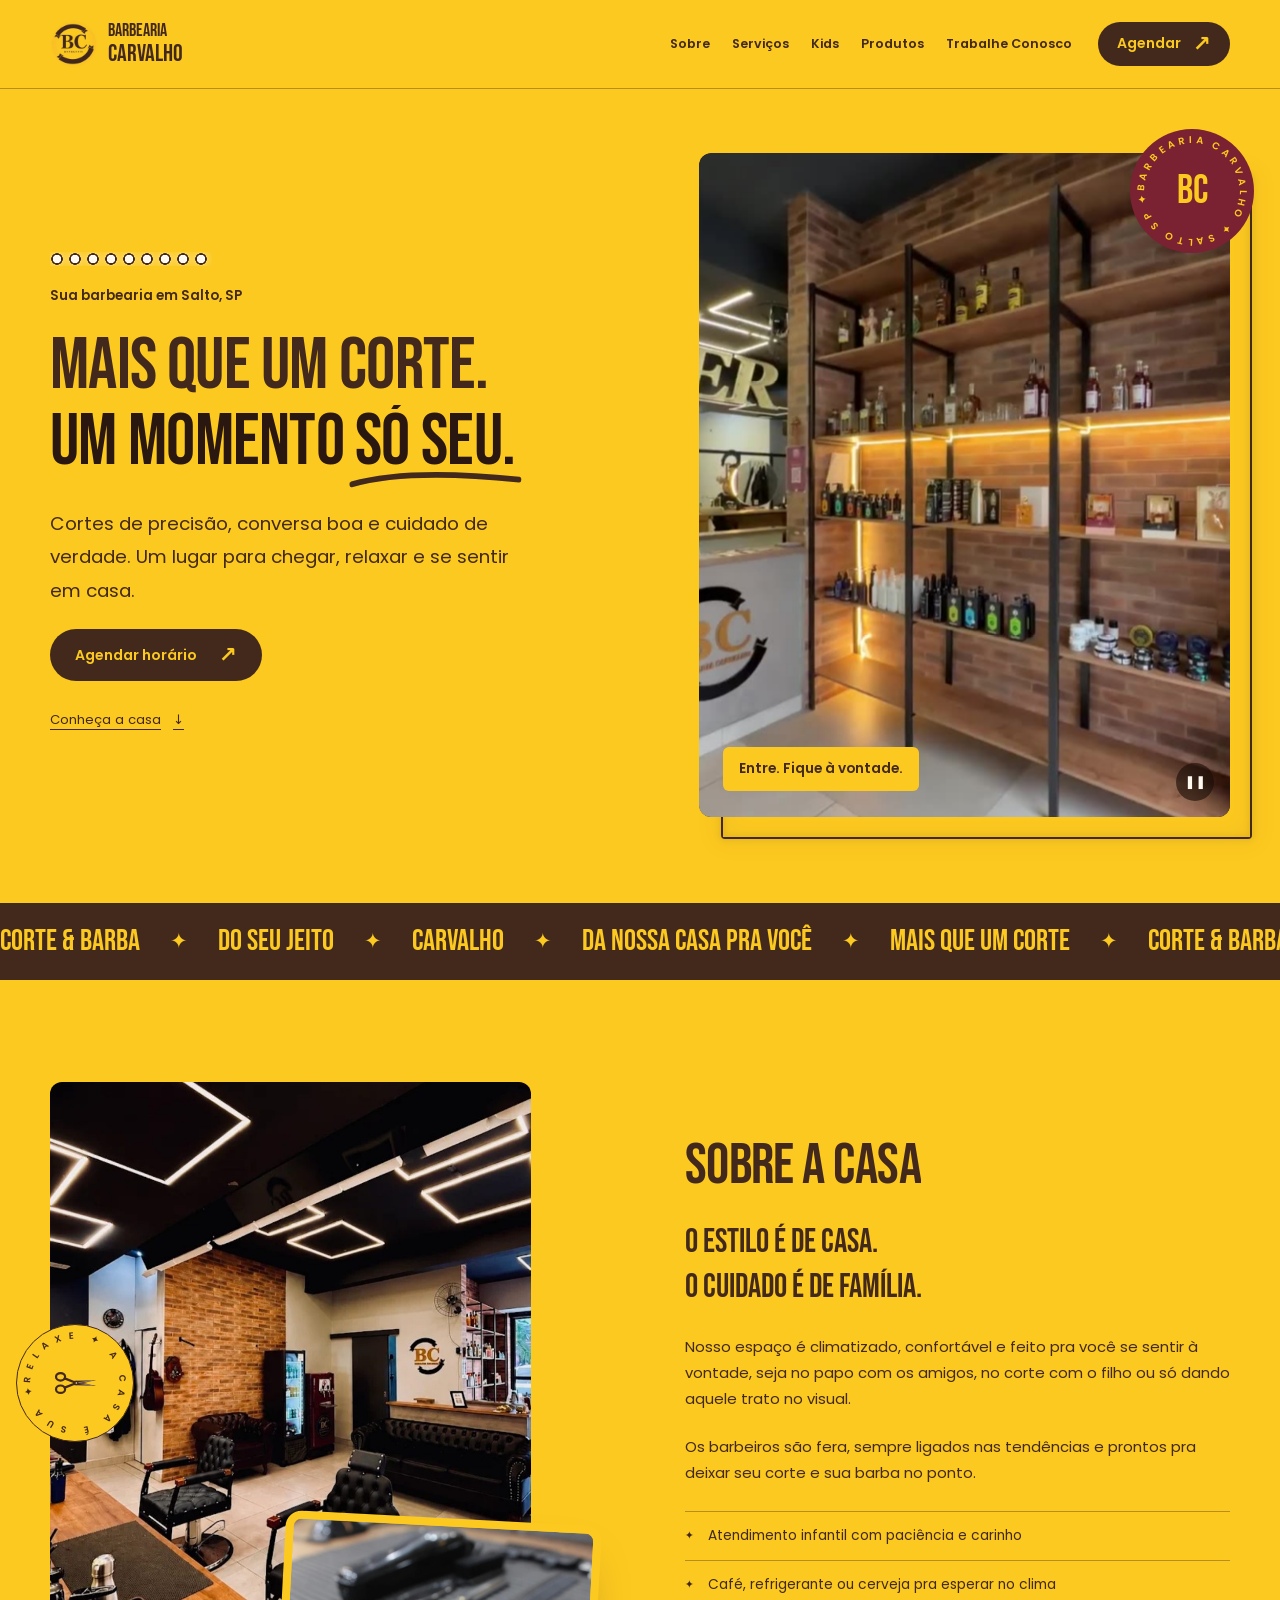
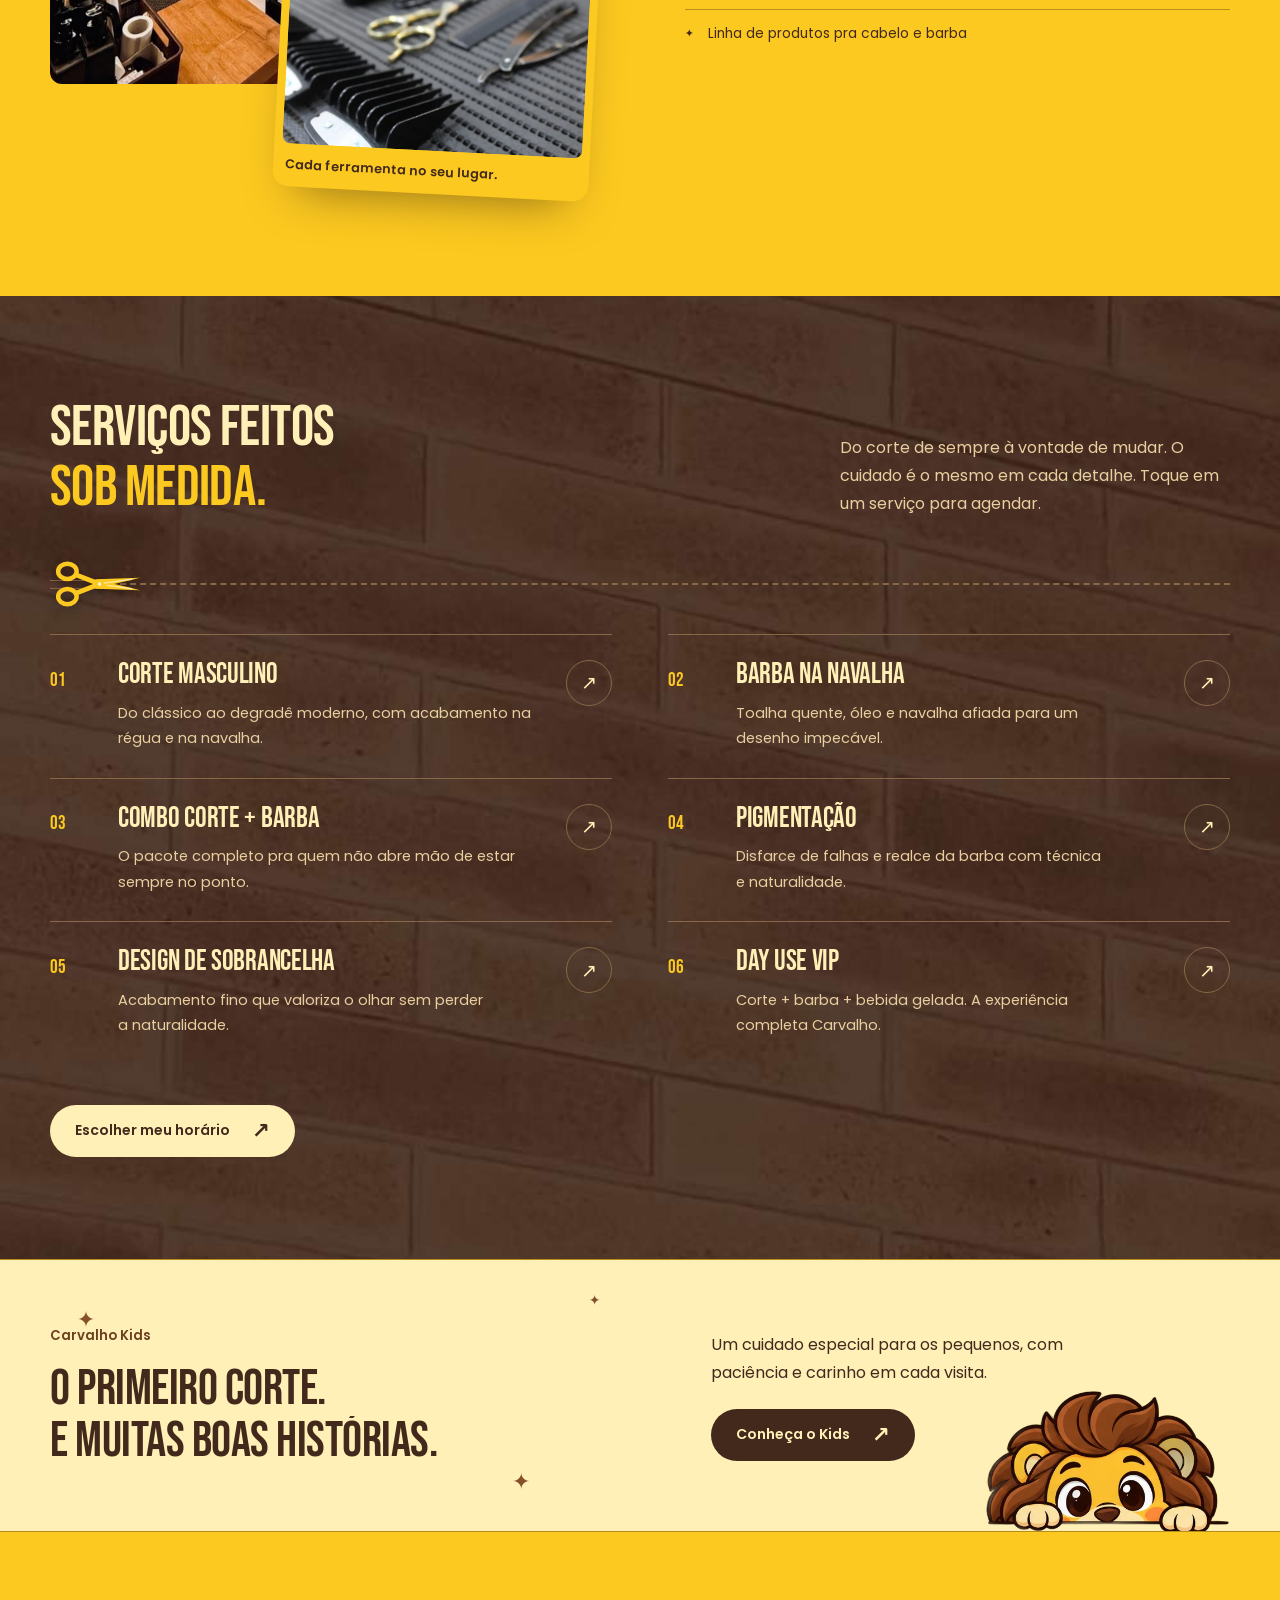
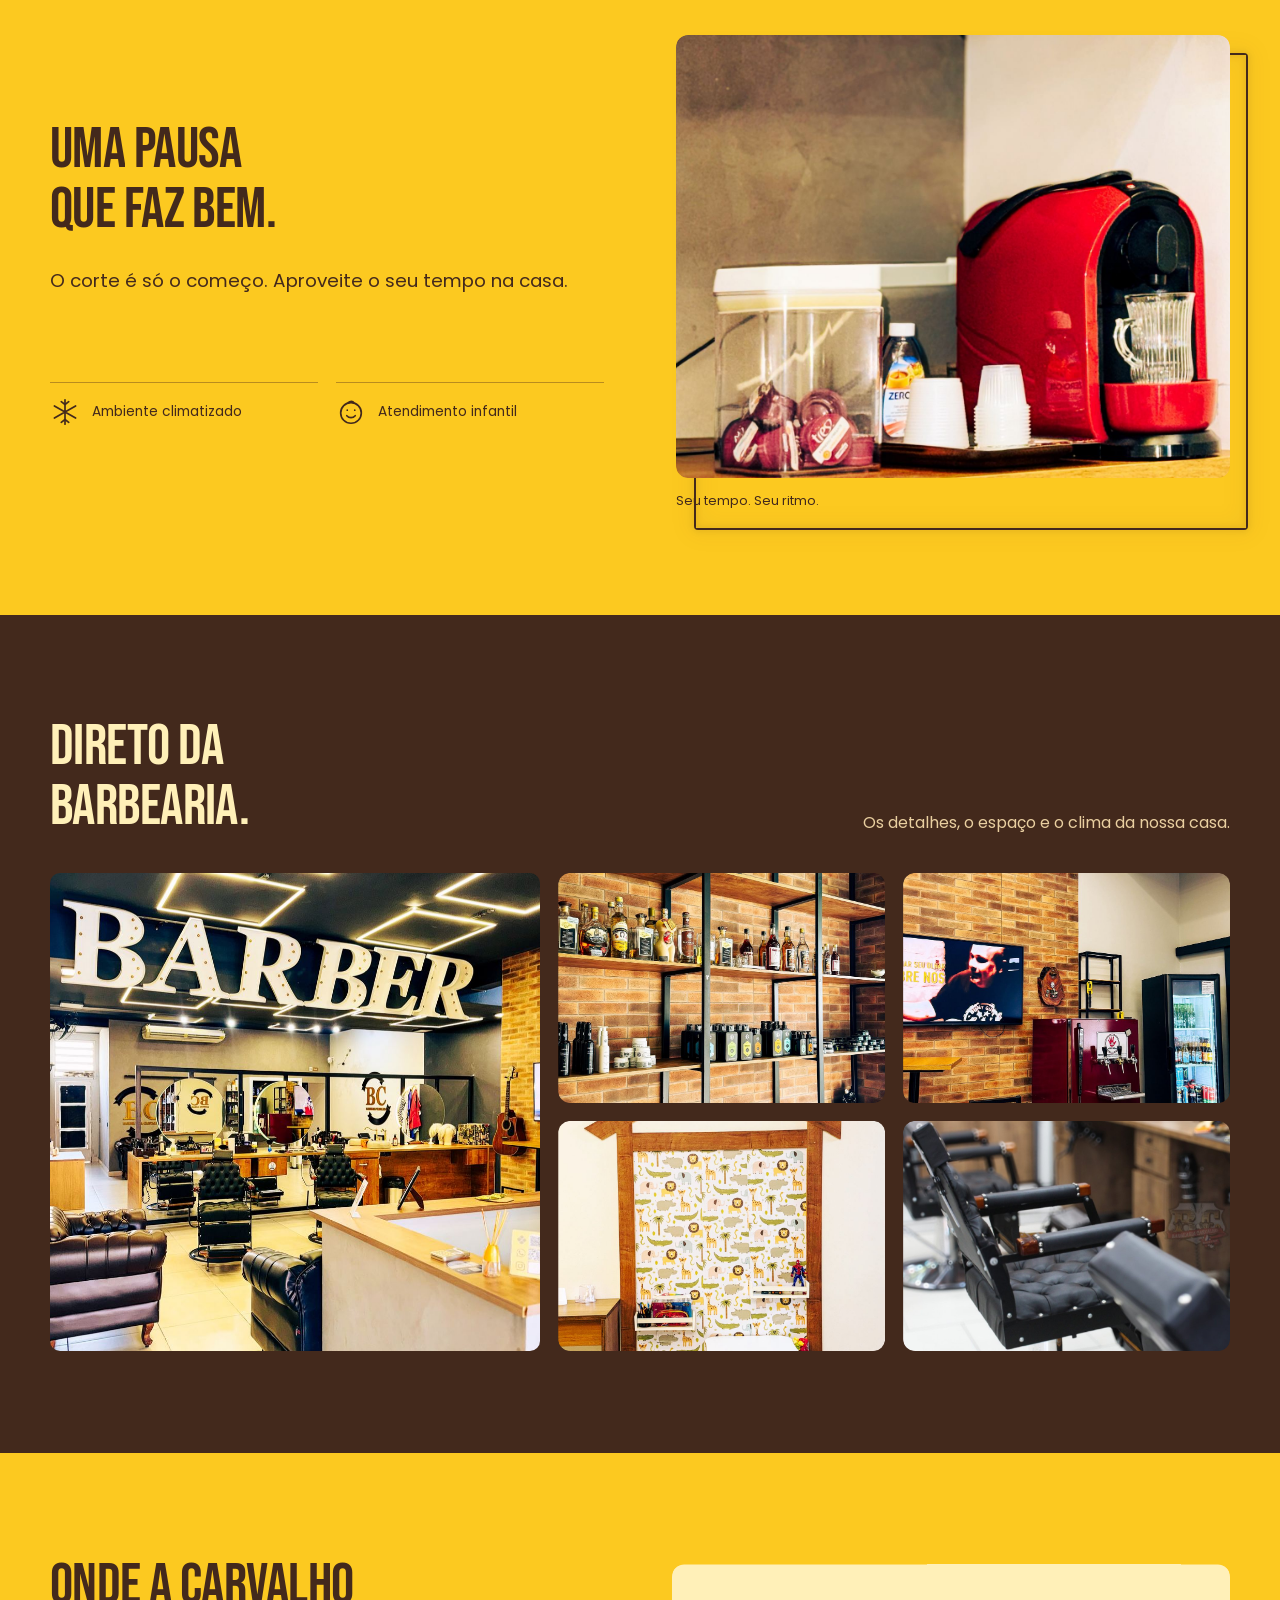
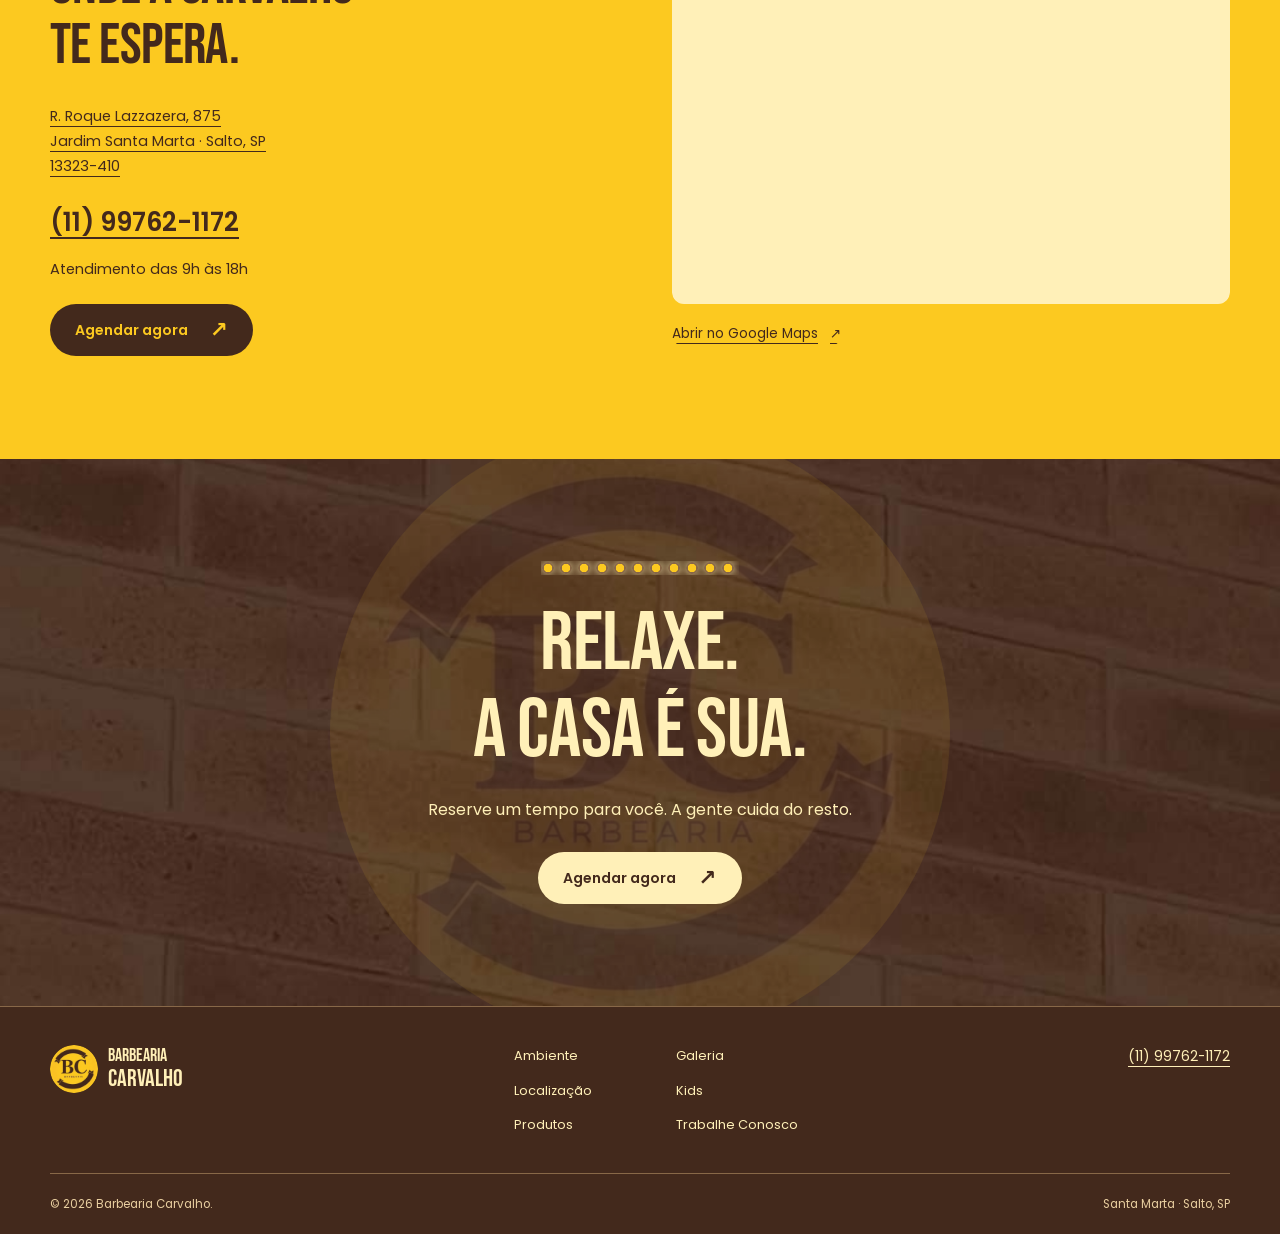
<file: index.html>
<!DOCTYPE html><html lang="pt-BR"><head><meta charset="UTF-8"><meta name="viewport" content="width=device-width, initial-scale=1.0, viewport-fit=cover">
<title>Mais que um corte. Um momento só seu. — Barbearia Carvalho</title><meta name="description" content="Cortes, barba e cuidado de família em Salto, SP. Conheça a Barbearia Carvalho e agende seu momento pela agenda online."><meta name="theme-color" content="#fcc920">
<link rel="icon" type="image/png" sizes="32x32" href="assets/img/favicon-32.png"><link rel="apple-touch-icon" href="assets/img/apple-touch-icon.png">
<link rel="preconnect" href="https://fonts.googleapis.com"><link rel="preconnect" href="https://fonts.gstatic.com" crossorigin>
<link href="https://fonts.googleapis.com/css2?family=Bebas+Neue&amp;family=Poppins:wght@400;500;600;700&amp;display=swap" rel="stylesheet">
<link rel="stylesheet" href="css/style.css"><script src="js/script.js" defer></script><script>(function(d){if(!matchMedia("(prefers-reduced-motion: reduce)").matches){d.classList.add("motion");setTimeout(function(){if(!window.BC_READY)d.classList.remove("motion")},3000)}})(document.documentElement)</script></head><body class="home">
<a class="skip-link" href="#conteudo">Pular para o conteúdo</a>
<header class="nav" id="nav"><div class="container nav__inner">
<a class="brand" href="index.html" aria-label="Barbearia Carvalho — início"><img src="assets/img/logo-512.png" width="48" height="48" alt=""><span>Barbearia<strong>Carvalho</strong></span></a>
<nav class="nav__links" id="navLinks" aria-label="Principal"><a href="#sobre">Sobre</a><a href="#servicos">Serviços</a><a href="kids.html">Kids</a><a href="produtos.html">Produtos</a><a href="trabalhe-conosco.html">Trabalhe Conosco</a></nav>
<a class="btn nav__cta" href="https://sites.appbarber.com.br/barbeariacarvalhosalto" data-open-modal>Agendar<span aria-hidden="true">↗</span></a>
<button class="nav__burger" id="navBurger" aria-label="Abrir menu" aria-expanded="false" aria-controls="navLinks" hidden><span></span><span></span></button>
</div></header><main id="conteudo" tabindex="-1">
<section class="hero"><div class="container hero__grid"><div class="hero__copy"><span class="bulbs rise" style="--d:0s;--n:9" aria-hidden="true"></span><p class="brand-note rise" style="--d:.05s">Sua barbearia em Salto, SP</p>
<h1 class="hero__title"><span class="w"><span style="--i:0">Mais</span></span> <span class="w"><span style="--i:1">que</span></span> <span class="w"><span style="--i:2">um</span></span> <span class="w"><span style="--i:3">corte.</span></span><br><span class="accent"><span class="w"><span style="--i:4">Um</span></span> <span class="w"><span style="--i:5">momento</span></span> <span class="scribble"><span class="w"><span style="--i:6">só</span></span> <span class="w"><span style="--i:7">seu.</span></span><svg viewBox="0 0 200 20" preserveAspectRatio="none" aria-hidden="true"><path pathLength="1" d="M3 14 C 50 4, 120 4, 197 10"/></svg></span></span></h1>
<p class="lead rise" style="--d:.65s">Cortes de precisão, conversa boa e cuidado de verdade. Um lugar para chegar, relaxar e se sentir em casa.</p><div class="rise" style="--d:.8s"><a class="btn" href="https://sites.appbarber.com.br/barbeariacarvalhosalto" data-open-modal>Agendar horário<span aria-hidden="true">↗</span></a><a class="hero__more text-link" href="#sobre">Conheça a casa <span aria-hidden="true">↓</span></a></div></div>
<figure class="hero__visual led" data-tilt><div class="frame frame--video"><video class="hero__video" src="assets/video/tour-casa.mp4" poster="assets/video/tour-casa.jpg" width="720" height="1280" muted loop playsinline controls preload="none" aria-label="Giro pela Barbearia Carvalho: estante de produtos, cantinho do café com a logo BC, poltronas de espera e bancadas com espelhos redondos"></video></div><figcaption>Entre. Fique à vontade.</figcaption><span class="photo-seal" aria-hidden="true"><svg class="ring" viewBox="0 0 120 120" aria-hidden="true"><path id="ring-hero" d="M60,60 m-46,0 a46,46 0 1,1 92,0 a46,46 0 1,1 -92,0" fill="none"/><text textLength="286" lengthAdjust="spacing"><textPath href="#ring-hero">BARBEARIA CARVALHO ✦ SALTO SP ✦ </textPath></text></svg><b>BC</b></span></figure></div></section>
<div class="marquee" aria-hidden="true"><div class="marquee__track"><span>Corte & barba</span><span>Do seu jeito</span><span>Carvalho</span><span>Da nossa casa pra você</span><span>Mais que um corte</span></div></div>
<section class="section sobre" id="sobre"><div class="container about-grid"><div class="about-photos">
<figure class="about-main frame parallax" data-reveal="clip"><img src="assets/img/interior-wide.jpg" alt="Vista da casa, com cadeiras de barbeiro e área de espera" width="1080" height="1340" loading="lazy"></figure>
<figure class="about-detail" data-reveal style="--d:.25s"><div class="frame"><img src="assets/img/ferramentas.jpg" alt="Tesoura dourada, navalha, pente e máquinas organizados na bancada da barbearia" width="2000" height="1325" loading="lazy"></div><figcaption>Cada ferramenta no seu lugar.</figcaption></figure>
<span class="about-stamp" aria-hidden="true"><svg class="ring" viewBox="0 0 120 120" aria-hidden="true"><path id="ring-about" d="M60,60 m-46,0 a46,46 0 1,1 92,0 a46,46 0 1,1 -92,0" fill="none"/><text textLength="286" lengthAdjust="spacing"><textPath href="#ring-about">RELAXE ✦ A CASA É SUA ✦ </textPath></text></svg><svg class="scissor-mark shears" viewBox="0 0 64 36" aria-hidden="true"><g class="blade blade--a"><ellipse cx="11" cy="9" rx="6.6" ry="5.4" fill="none" stroke="currentColor" stroke-width="3.2"/><path d="M17 11.4 L34 18" stroke="currentColor" stroke-width="3.4" stroke-linecap="round"/><path d="M30 15 Q48 18.6 63 22.4 Q47 21.8 31 21.4 Z" fill="currentColor"/><path d="M37 18.6 L57 21.4" stroke="#fffaf0" stroke-opacity=".6" stroke-width="1" stroke-linecap="round"/></g><g class="blade blade--b"><ellipse cx="11" cy="27" rx="6.6" ry="5.4" fill="none" stroke="currentColor" stroke-width="3.2"/><path d="M17 24.6 L34 18" stroke="currentColor" stroke-width="3.4" stroke-linecap="round"/><path d="M30 21 Q48 17.4 63 13.6 Q47 14.2 31 14.6 Z" fill="currentColor"/><path d="M37 17.4 L57 14.6" stroke="#fffaf0" stroke-opacity=".6" stroke-width="1" stroke-linecap="round"/></g><circle cx="34" cy="18" r="3.1" fill="currentColor"/><circle cx="34" cy="18" r="1.2" fill="#fffaf0" fill-opacity=".9"/></svg></span></div>
<div class="about-copy" data-stagger><h2 data-split>Sobre a casa</h2><p class="statement" data-reveal>O estilo é de casa.<br>O cuidado é de família.</p><p data-reveal>Nosso espaço é climatizado, confortável e feito pra você se sentir à vontade, seja no papo com os amigos, no corte com o filho ou só dando aquele trato no visual.</p><p data-reveal>Os barbeiros são fera, sempre ligados nas tendências e prontos pra deixar seu corte e sua barba no ponto.</p>
<ul class="simple-list"><li data-reveal>Atendimento infantil com paciência e carinho</li><li data-reveal>Café, refrigerante ou cerveja pra esperar no clima</li><li data-reveal>Linha de produtos pra cabelo e barba</li></ul><div data-reveal><a class="btn btn--outline" href="https://sites.appbarber.com.br/barbeariacarvalhosalto" data-open-modal>Marcar meu horário<span aria-hidden="true">↗</span></a></div></div></div></section>
<section class="section section--ink section--brick services" id="servicos"><div class="container"><div class="section-intro"><h2 data-split>Serviços feitos<br><span class="accent">sob medida.</span></h2><p data-reveal>Do corte de sempre à vontade de mudar. O cuidado é o mesmo em cada detalhe. Toque em um serviço para agendar.</p></div>
<div class="cut-line" aria-hidden="true"><div class="cut-line__track"><span class="cut-line__shears"><svg class="shears" viewBox="0 0 64 36" aria-hidden="true"><g class="blade blade--a"><ellipse cx="11" cy="9" rx="6.6" ry="5.4" fill="none" stroke="currentColor" stroke-width="3.2"/><path d="M17 11.4 L34 18" stroke="currentColor" stroke-width="3.4" stroke-linecap="round"/><path d="M30 15 Q48 18.6 63 22.4 Q47 21.8 31 21.4 Z" fill="currentColor"/><path d="M37 18.6 L57 21.4" stroke="#fffaf0" stroke-opacity=".6" stroke-width="1" stroke-linecap="round"/></g><g class="blade blade--b"><ellipse cx="11" cy="27" rx="6.6" ry="5.4" fill="none" stroke="currentColor" stroke-width="3.2"/><path d="M17 24.6 L34 18" stroke="currentColor" stroke-width="3.4" stroke-linecap="round"/><path d="M30 21 Q48 17.4 63 13.6 Q47 14.2 31 14.6 Z" fill="currentColor"/><path d="M37 17.4 L57 14.6" stroke="#fffaf0" stroke-opacity=".6" stroke-width="1" stroke-linecap="round"/></g><circle cx="34" cy="18" r="3.1" fill="currentColor"/><circle cx="34" cy="18" r="1.2" fill="#fffaf0" fill-opacity=".9"/></svg><i class="cut-line__bit"></i><i class="cut-line__bit"></i><i class="cut-line__bit"></i></span></div><div class="cut-line__rest"></div></div>
<ol class="services-list" data-stagger>
<li><a class="service" data-reveal href="https://sites.appbarber.com.br/barbeariacarvalhosalto" data-open-modal><span class="service__num">01</span><div><h3>Corte Masculino</h3><p>Do clássico ao degradê moderno, com acabamento na régua e na navalha.</p></div><span class="service__go" aria-hidden="true">↗</span></a></li>
<li><a class="service" data-reveal href="https://sites.appbarber.com.br/barbeariacarvalhosalto" data-open-modal><span class="service__num">02</span><div><h3>Barba na Navalha</h3><p>Toalha quente, óleo e navalha afiada para um desenho impecável.</p></div><span class="service__go" aria-hidden="true">↗</span></a></li>
<li><a class="service" data-reveal href="https://sites.appbarber.com.br/barbeariacarvalhosalto" data-open-modal><span class="service__num">03</span><div><h3>Combo Corte + Barba</h3><p>O pacote completo pra quem não abre mão de estar sempre no ponto.</p></div><span class="service__go" aria-hidden="true">↗</span></a></li>
<li><a class="service" data-reveal href="https://sites.appbarber.com.br/barbeariacarvalhosalto" data-open-modal><span class="service__num">04</span><div><h3>Pigmentação</h3><p>Disfarce de falhas e realce da barba com técnica e naturalidade.</p></div><span class="service__go" aria-hidden="true">↗</span></a></li>
<li><a class="service" data-reveal href="https://sites.appbarber.com.br/barbeariacarvalhosalto" data-open-modal><span class="service__num">05</span><div><h3>Design de Sobrancelha</h3><p>Acabamento fino que valoriza o olhar sem perder a naturalidade.</p></div><span class="service__go" aria-hidden="true">↗</span></a></li>
<li><a class="service" data-reveal href="https://sites.appbarber.com.br/barbeariacarvalhosalto" data-open-modal><span class="service__num">06</span><div><h3>Day Use VIP</h3><p>Corte + barba + bebida gelada. A experiência completa Carvalho.</p></div><span class="service__go" aria-hidden="true">↗</span></a></li>
</ol><div data-reveal><a class="btn" href="https://sites.appbarber.com.br/barbeariacarvalhosalto" data-open-modal>Escolher meu horário<span aria-hidden="true">↗</span></a></div></div></section>
<section class="kids-teaser"><span class="doodle" style="left:6%;top:18%;--d:-1s" aria-hidden="true">✦</span><span class="doodle" style="left:46%;top:12%;--d:-3s;font-size:14px" aria-hidden="true">✦</span><span class="doodle" style="left:40%;bottom:14%;--d:-5s" aria-hidden="true">✦</span>
<div class="container teaser-grid"><div><p class="brand-note" data-reveal>Carvalho Kids</p><h2 data-split>O primeiro corte.<br>E muitas boas histórias.</h2></div><div data-reveal><p>Um cuidado especial para os pequenos, com paciência e carinho em cada visita.</p><a class="btn" href="kids.html">Conheça o Kids <span aria-hidden="true">↗</span></a></div></div>
<div class="teaser-lion" aria-hidden="true"><img src="assets/img/leao/espiando.webp" alt="" width="435" height="258" loading="lazy"></div></section>
<section class="section ambiente" id="ambiente"><div class="container environment-grid"><div data-stagger><h2 data-split>Uma pausa<br>que faz bem.</h2><p class="lead" data-reveal>O corte é só o começo. Aproveite o seu tempo na casa.</p><ul class="amenities">
<li data-reveal data-draw><svg viewBox="0 0 32 32" aria-hidden="true"><path pathLength="1" d="M6 12h17v8a7 7 0 0 1-7 7h-3a7 7 0 0 1-7-7z"/><path pathLength="1" d="M23 14h2a3 3 0 0 1 0 6h-2"/><path pathLength="1" d="M11 4c-1 2 1 3 0 5M16 4c-1 2 1 3 0 5"/></svg>Café, refri ou cerveja</li>
<li data-reveal data-draw><svg viewBox="0 0 32 32" aria-hidden="true"><path pathLength="1" d="M4 13a17 17 0 0 1 24 0"/><path pathLength="1" d="M8 17.5a11 11 0 0 1 16 0"/><path pathLength="1" d="M12 22a5 5 0 0 1 8 0"/><circle pathLength="1" cx="16" cy="26" r="1.2"/></svg>Wi-Fi grátis</li>
<li data-reveal data-draw><svg viewBox="0 0 32 32" aria-hidden="true"><path pathLength="1" d="M16 3v26M4.7 9.5l22.6 13M4.7 22.5l22.6-13"/><path pathLength="1" d="M12 5l4 3 4-3M12 27l4-3 4 3"/></svg>Ambiente climatizado</li>
<li data-reveal data-draw><svg viewBox="0 0 32 32" aria-hidden="true"><circle pathLength="1" cx="16" cy="17" r="11"/><path pathLength="1" d="M11.5 20a6 6 0 0 0 9 0"/><path pathLength="1" d="M12 14h.01M20 14h.01M13 6c2-2 5-2 6 0"/></svg>Atendimento infantil</li></ul></div>
<figure class="led" data-reveal="clip"><div class="frame parallax"><img src="assets/img/cafe.jpg" alt="Máquina de café expresso vermelha com cápsulas e copinhos na bancada da barbearia" width="1600" height="1200" loading="lazy"></div><figcaption>Seu tempo. Seu ritmo.</figcaption></figure></div></section>
<section class="section section--ink" id="galeria"><div class="container"><div class="section-intro"><h2 data-split>Direto da<br>barbearia.</h2><p data-reveal>Os detalhes, o espaço e o clima da nossa casa.</p></div><div class="gallery-grid" data-stagger>
<figure class="gallery-wide parallax" data-reveal="clip"><img src="assets/img/salao-barber.jpg" alt="Salão da Barbearia Carvalho com o letreiro BARBER iluminado, poltronas de couro, cadeiras e espelhos redondos" width="1080" height="1440" loading="lazy"></figure><figure data-reveal="clip"><img src="assets/img/prateleira-produtos.jpg" alt="Estante de madeira e metal preto na parede de tijolos, com cachaças, shampoos e pomadas" width="1080" height="1920" loading="lazy"></figure><figure data-reveal="clip"><img src="assets/img/bar-chopeira.jpg" alt="Chopeira vinho com a marca BC, banqueta alta e geladeira de bebidas" width="1080" height="1920" loading="lazy"></figure><figure data-reveal="clip"><img src="assets/img/espaco-kids.jpg" alt="Cantinho Kids com moldura de casinha, papel de parede de bichinhos, mesinha e banquinhos" width="1080" height="1440" loading="lazy"></figure><figure data-reveal="clip"><img src="assets/img/ambiente.jpg" alt="Cadeiras da Barbearia Carvalho" width="1080" height="948" loading="lazy"></figure></div>
</div></section>
<section class="section" id="localizacao"><div class="container location-grid"><div data-stagger><h2 data-split>Onde a Carvalho<br>te espera.</h2><address data-reveal><a class="text-link" href="https://share.google/nBp75bWHyrNL5aPoO" target="_blank" rel="noopener">R. Roque Lazzazera, 875<br>Jardim Santa Marta · Salto, SP<br>13323-410</a><a class="contact-phone" href="tel:+5511997621172">(11) 99762-1172</a><p>Atendimento das 9h às 18h</p></address><div data-reveal><a class="btn" href="https://sites.appbarber.com.br/barbeariacarvalhosalto" data-open-modal>Agendar agora<span aria-hidden="true">↗</span></a></div></div><div class="map-wrap" data-reveal="clip"><iframe height="100%" loading="lazy" referrerpolicy="no-referrer-when-downgrade" src="https://www.google.com/maps?q=Santa%20Marta%20-%20R.%20Roque%20Lazzazera%2C%20875%2C%20Jardim%20Santa%20Marta%2C%20Salto%20-%20SP%2C%2013323-410&amp;output=embed" style="border:0" tabindex="-1" title="Localização da Barbearia Carvalho no Google Maps" width="100%"></iframe><a class="text-link" href="https://share.google/nBp75bWHyrNL5aPoO" target="_blank" rel="noopener">Abrir no Google Maps <span aria-hidden="true">↗</span></a></div></div></section>
<section class="section section--ink section--brick final-cta"><div class="final-cta__stamp" aria-hidden="true"><img src="assets/img/logo-512.png" alt="" width="512" height="512" loading="lazy"></div><div class="container"><span class="bulbs" data-reveal style="--n:11" aria-hidden="true"></span><h2 data-split>Relaxe.<br>A casa é sua.</h2><p data-reveal>Reserve um tempo para você. A gente cuida do resto.</p><div data-reveal><a class="btn" href="https://sites.appbarber.com.br/barbeariacarvalhosalto" data-open-modal>Agendar agora<span aria-hidden="true">↗</span></a></div></div></section></main><footer class="footer section--ink"><div class="container footer__grid">
<a class="brand" href="index.html"><img src="assets/img/logo-512.png" width="48" height="48" alt=""><span>Barbearia<strong>Carvalho</strong></span></a>
<nav class="footer__links" aria-label="Rodapé"><a href="index.html#ambiente">Ambiente</a><a href="index.html#galeria">Galeria</a><a href="index.html#localizacao">Localização</a><a href="kids.html">Kids</a><a href="produtos.html">Produtos</a><a href="trabalhe-conosco.html">Trabalhe Conosco</a></nav>
<a class="text-link" href="tel:+5511997621172">(11) 99762-1172</a></div>
<div class="container footer__bottom"><p>© <span id="year">2026</span> Barbearia Carvalho.</p><p>Santa Marta · Salto, SP</p></div>
<noscript><div class="container nojs-booking"><p>Agende online: <a href="https://sites.appbarber.com.br/barbeariacarvalhosalto">agenda da Barbearia Carvalho</a>.</p></div></noscript></footer><dialog class="modal" id="appModal" aria-labelledby="modalTitle"><div class="modal__card">
<button class="modal__close" type="button" data-close-modal aria-label="Fechar agendamento" autofocus>×</button>
<img class="modal__logo" src="assets/img/logo-512.png" width="72" height="72" alt="">
<h2 id="modalTitle">Seu momento começa aqui.</h2><p>Escolha o profissional, o serviço e o horário na agenda online da Carvalho.</p>
<a class="btn modal__book" href="https://sites.appbarber.com.br/barbeariacarvalhosalto" target="_blank" rel="noopener">Abrir agenda<span aria-hidden="true">↗</span></a>
<p class="modal__foot">A agenda abre em uma nova aba.</p></div></dialog></body></html>
</file>
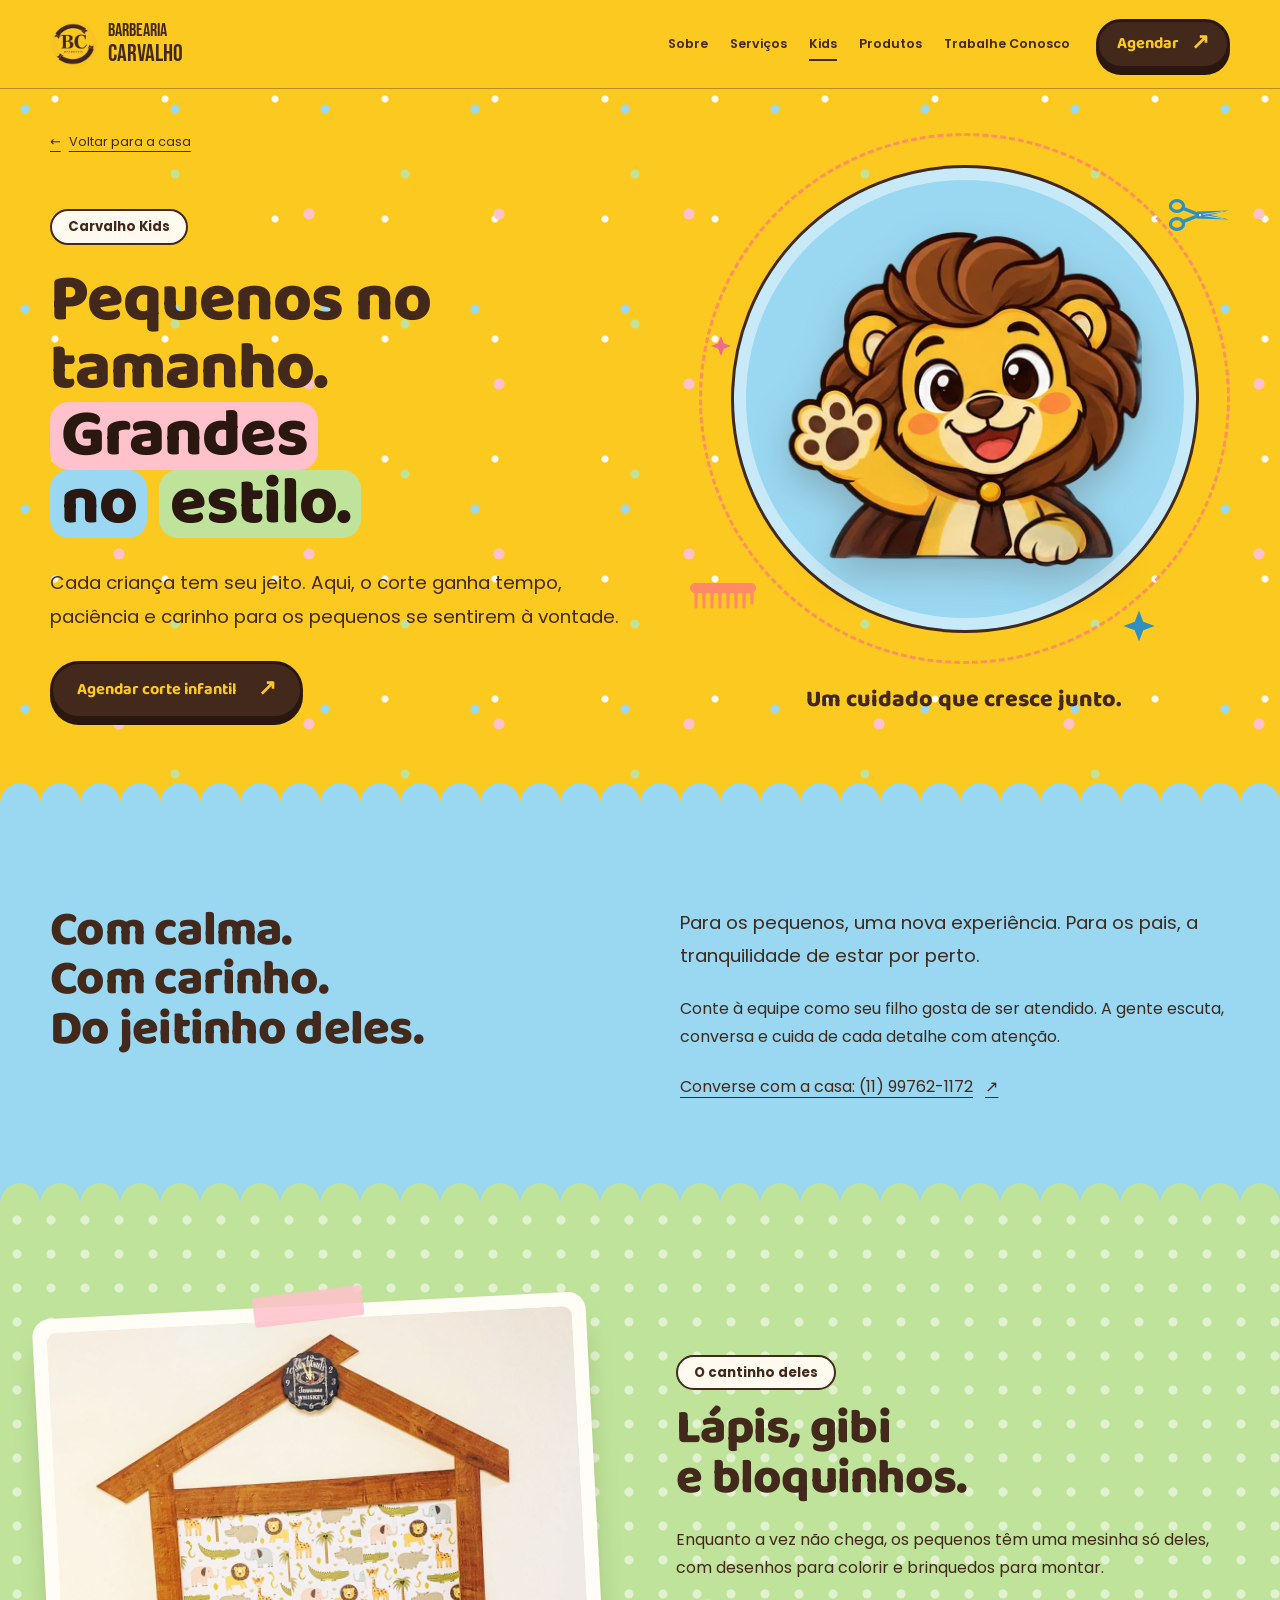
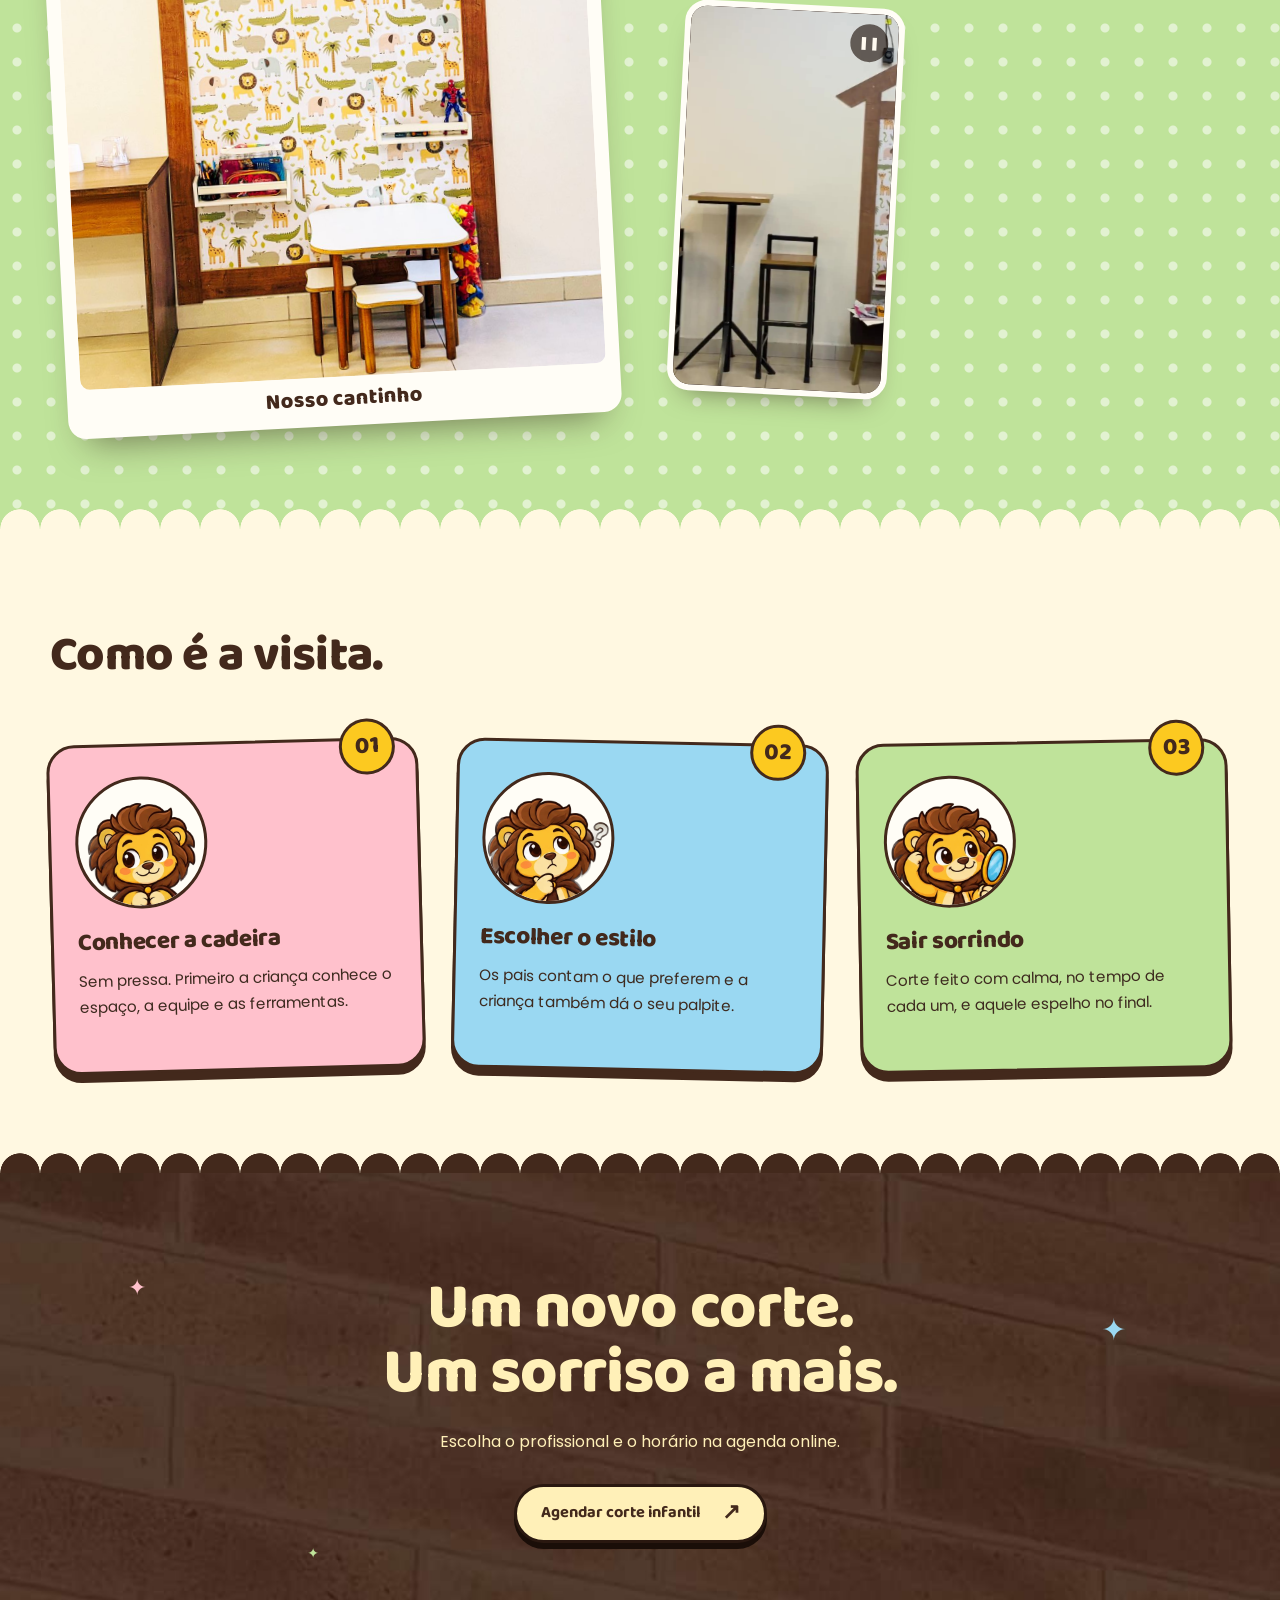
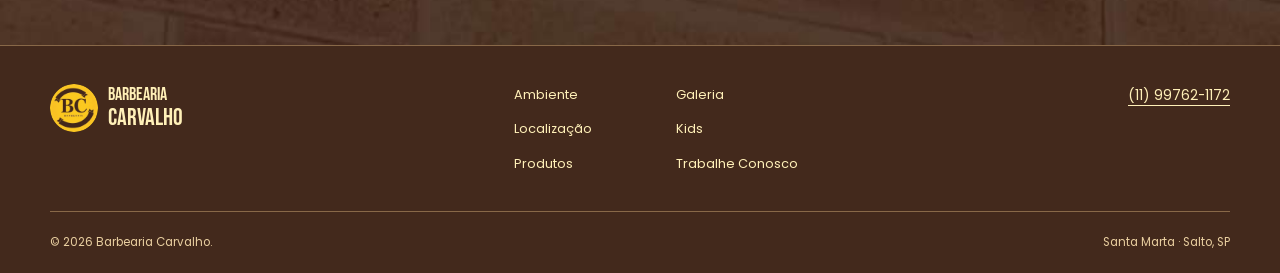
<file: kids.html>
<!DOCTYPE html><html lang="pt-BR"><head><meta charset="UTF-8"><meta name="viewport" content="width=device-width, initial-scale=1.0, viewport-fit=cover">
<title>Carvalho Kids — Barbearia Carvalho</title><meta name="description" content="Atendimento infantil com paciência e carinho na Barbearia Carvalho, em Salto. Conheça o Kids e agende online."><meta name="theme-color" content="#fcc920">
<link rel="icon" type="image/png" sizes="32x32" href="assets/img/favicon-32.png"><link rel="apple-touch-icon" href="assets/img/apple-touch-icon.png">
<link rel="preconnect" href="https://fonts.googleapis.com"><link rel="preconnect" href="https://fonts.gstatic.com" crossorigin>
<link href="https://fonts.googleapis.com/css2?family=Baloo+2:wght@600;700;800&amp;family=Bebas+Neue&amp;family=Poppins:wght@400;500;600;700&amp;display=swap" rel="stylesheet">
<link rel="stylesheet" href="css/style.css"><script src="js/script.js" defer></script><script>(function(d){if(!matchMedia("(prefers-reduced-motion: reduce)").matches){d.classList.add("motion");setTimeout(function(){if(!window.BC_READY)d.classList.remove("motion")},3000)}})(document.documentElement)</script></head><body class="inner-page kids-page">
<a class="skip-link" href="#conteudo">Pular para o conteúdo</a>
<header class="nav" id="nav"><div class="container nav__inner">
<a class="brand" href="index.html" aria-label="Barbearia Carvalho — início"><img src="assets/img/logo-512.png" width="48" height="48" alt=""><span>Barbearia<strong>Carvalho</strong></span></a>
<nav class="nav__links" id="navLinks" aria-label="Principal"><a href="index.html#sobre">Sobre</a><a href="index.html#servicos">Serviços</a><a href="kids.html" aria-current="page">Kids</a><a href="produtos.html">Produtos</a><a href="trabalhe-conosco.html">Trabalhe Conosco</a></nav>
<a class="btn nav__cta" href="https://sites.appbarber.com.br/barbeariacarvalhosalto" data-open-modal>Agendar<span aria-hidden="true">↗</span></a>
<button class="nav__burger" id="navBurger" aria-label="Abrir menu" aria-expanded="false" aria-controls="navLinks" hidden><span></span><span></span></button>
</div></header><main id="conteudo" tabindex="-1"><section class="page-hero kids-hero"><div class="container inner-grid"><div><a class="back-link rise" style="--d:0s" href="index.html"><span aria-hidden="true">←</span> Voltar para a casa</a><p class="brand-note rise" style="--d:.05s">Carvalho Kids</p><h1><span class="w"><span style="--i:0">Pequenos</span></span> <span class="w"><span style="--i:1">no</span></span> <span class="w"><span style="--i:2">tamanho.</span></span><br><span class="accent"><span class="w"><span style="--i:3">Grandes</span></span> <span class="w"><span style="--i:4">no</span></span> <span class="w"><span style="--i:5">estilo.</span></span></span></h1><p class="lead rise" style="--d:.6s">Cada criança tem seu jeito. Aqui, o corte ganha tempo, paciência e carinho para os pequenos se sentirem à vontade.</p><div class="rise" style="--d:.75s"><a class="btn" href="https://sites.appbarber.com.br/barbeariacarvalhosalto" data-open-modal>Agendar corte infantil<span aria-hidden="true">↗</span></a></div></div>
<figure class="kids-visual"><div class="kids-stage"><button class="lion-btn" id="lionBtn" type="button" aria-label="Dar um oi para o leão da Carvalho"><img class="lion-img" id="lionImg" src="assets/img/leao/oi.webp" alt="Leãozinho da Carvalho, de capa e gravatinha, acenando" width="410" height="332" fetchpriority="high"></button><span class="bubble" id="lionBubble" aria-live="polite"></span>
<span class="float float--scissors" style="--d:-1s;--r:14deg" aria-hidden="true"><svg class="shears" viewBox="0 0 64 36" aria-hidden="true"><g class="blade blade--a"><ellipse cx="11" cy="9" rx="6.6" ry="5.4" fill="none" stroke="currentColor" stroke-width="3.2"/><path d="M17 11.4 L34 18" stroke="currentColor" stroke-width="3.4" stroke-linecap="round"/><path d="M30 15 Q48 18.6 63 22.4 Q47 21.8 31 21.4 Z" fill="currentColor"/><path d="M37 18.6 L57 21.4" stroke="#fffaf0" stroke-opacity=".6" stroke-width="1" stroke-linecap="round"/></g><g class="blade blade--b"><ellipse cx="11" cy="27" rx="6.6" ry="5.4" fill="none" stroke="currentColor" stroke-width="3.2"/><path d="M17 24.6 L34 18" stroke="currentColor" stroke-width="3.4" stroke-linecap="round"/><path d="M30 21 Q48 17.4 63 13.6 Q47 14.2 31 14.6 Z" fill="currentColor"/><path d="M37 17.4 L57 14.6" stroke="#fffaf0" stroke-opacity=".6" stroke-width="1" stroke-linecap="round"/></g><circle cx="34" cy="18" r="3.1" fill="currentColor"/><circle cx="34" cy="18" r="1.2" fill="#fffaf0" fill-opacity=".9"/></svg></span>
<span class="float float--comb" style="--d:-2.5s;--r:-10deg" aria-hidden="true"><svg viewBox="0 0 70 30"><rect x="2" y="2" width="66" height="10" rx="5" fill="var(--ink)"/><g stroke="var(--ink)" stroke-width="3.2" stroke-linecap="round"><path d="M8 12v14M16 12v14M24 12v14M32 12v14M40 12v14M48 12v14M56 12v14M64 12v10"/></g></svg></span>
<span class="float float--star" style="--d:-.5s;--r:40deg" aria-hidden="true"><svg viewBox="0 0 24 24"><path d="M12 1l3 8 8 3-8 3-3 8-3-8-8-3 8-3z" fill="var(--ink)"/></svg></span>
<span class="float float--star2" style="--d:-3.5s;--r:-40deg" aria-hidden="true"><svg viewBox="0 0 24 24"><path d="M12 1l3 8 8 3-8 3-3 8-3-8-8-3 8-3z" fill="var(--blush)"/></svg></span></div><figcaption>Um cuidado que cresce junto.</figcaption></figure></div></section>
<section class="section kids-sky kwave"><div class="container kids-care"><h2 data-split>Com calma.<br>Com carinho.<br>Do jeitinho deles.</h2><div data-stagger><p class="lead" data-reveal>Para os pequenos, uma nova experiência. Para os pais, a tranquilidade de estar por perto.</p><p data-reveal>Conte à equipe como seu filho gosta de ser atendido. A gente escuta, conversa e cuida de cada detalhe com atenção.</p><a class="text-link" data-reveal href="tel:+5511997621172">Converse com a casa: (11) 99762-1172 <span aria-hidden="true">↗</span></a></div></div></section>
<section class="section kids-corner kwave"><div class="container kids-corner__grid"><figure class="polaroid" data-reveal="pop"><div class="frame"><img src="assets/img/espaco-kids.jpg" alt="Cantinho Kids com moldura de casinha, papel de parede de bichinhos, mesinha, banquinhos e brinquedos" width="1080" height="1440" loading="lazy"></div><figcaption>Nosso cantinho</figcaption></figure>
<div data-stagger><p class="brand-note" data-reveal>O cantinho deles</p><h2 data-split>Lápis, gibi<br>e bloquinhos.</h2><p data-reveal>Enquanto a vez não chega, os pequenos têm uma mesinha só deles, com desenhos para colorir e brinquedos para montar.</p>
<div class="tour__item kids-corner__video" data-reveal="pop"><video src="assets/video/kids.mp4" poster="assets/video/kids.jpg" width="540" height="960" muted loop playsinline controls preload="none" aria-label="Criança brincando no cantinho Kids da barbearia"></video></div></div></div></section>
<section class="section kids-steps kwave"><div class="container"><h2 class="steps-intro" data-split>Como é a visita.</h2><ol class="steps" data-stagger>
<li class="step" data-reveal><span class="step__num" aria-hidden="true">01</span><span class="step__icon step__icon--lion"><img src="assets/img/leao/timido.webp" alt="" width="410" height="332" loading="lazy"></span><h3>Conhecer a cadeira</h3><p>Sem pressa. Primeiro a criança conhece o espaço, a equipe e as ferramentas.</p></li>
<li class="step" data-reveal><span class="step__num" aria-hidden="true">02</span><span class="step__icon step__icon--lion"><img src="assets/img/leao/pensando.webp" alt="" width="410" height="332" loading="lazy"></span><h3>Escolher o estilo</h3><p>Os pais contam o que preferem e a criança também dá o seu palpite.</p></li>
<li class="step" data-reveal><span class="step__num" aria-hidden="true">03</span><span class="step__icon step__icon--lion"><img src="assets/img/leao/orgulhoso.webp" alt="" width="410" height="332" loading="lazy"></span><h3>Sair sorrindo</h3><p>Corte feito com calma, no tempo de cada um, e aquele espelho no final.</p></li>
</ol></div></section>
<section class="section section--ink section--brick final-cta kwave"><span class="doodle" style="left:10%;top:22%" aria-hidden="true">✦</span><span class="doodle" style="right:12%;top:30%;--d:-2s;font-size:30px" aria-hidden="true">✦</span><span class="doodle" style="left:24%;bottom:18%;--d:-4s;font-size:14px" aria-hidden="true">✦</span><div class="container"><h2 data-split>Um novo corte.<br>Um sorriso a mais.</h2><p data-reveal>Escolha o profissional e o horário na agenda online.</p><div data-reveal><a class="btn" href="https://sites.appbarber.com.br/barbeariacarvalhosalto" data-open-modal>Agendar corte infantil<span aria-hidden="true">↗</span></a></div></div></section></main><footer class="footer section--ink"><div class="container footer__grid">
<a class="brand" href="index.html"><img src="assets/img/logo-512.png" width="48" height="48" alt=""><span>Barbearia<strong>Carvalho</strong></span></a>
<nav class="footer__links" aria-label="Rodapé"><a href="index.html#ambiente">Ambiente</a><a href="index.html#galeria">Galeria</a><a href="index.html#localizacao">Localização</a><a href="kids.html">Kids</a><a href="produtos.html">Produtos</a><a href="trabalhe-conosco.html">Trabalhe Conosco</a></nav>
<a class="text-link" href="tel:+5511997621172">(11) 99762-1172</a></div>
<div class="container footer__bottom"><p>© <span id="year">2026</span> Barbearia Carvalho.</p><p>Santa Marta · Salto, SP</p></div>
<noscript><div class="container nojs-booking"><p>Agende online: <a href="https://sites.appbarber.com.br/barbeariacarvalhosalto">agenda da Barbearia Carvalho</a>.</p></div></noscript></footer><dialog class="modal" id="appModal" aria-labelledby="modalTitle"><div class="modal__card">
<button class="modal__close" type="button" data-close-modal aria-label="Fechar agendamento" autofocus>×</button>
<img class="modal__lion" src="assets/img/leao/comemorando.webp" width="410" height="332" alt="" loading="lazy">
<h2 id="modalTitle">Seu momento começa aqui.</h2><p>Escolha o profissional, o serviço e o horário na agenda online da Carvalho.</p>
<a class="btn modal__book" href="https://sites.appbarber.com.br/barbeariacarvalhosalto" target="_blank" rel="noopener">Abrir agenda<span aria-hidden="true">↗</span></a>
<p class="modal__foot">A agenda abre em uma nova aba.</p></div></dialog></body></html>
</file>
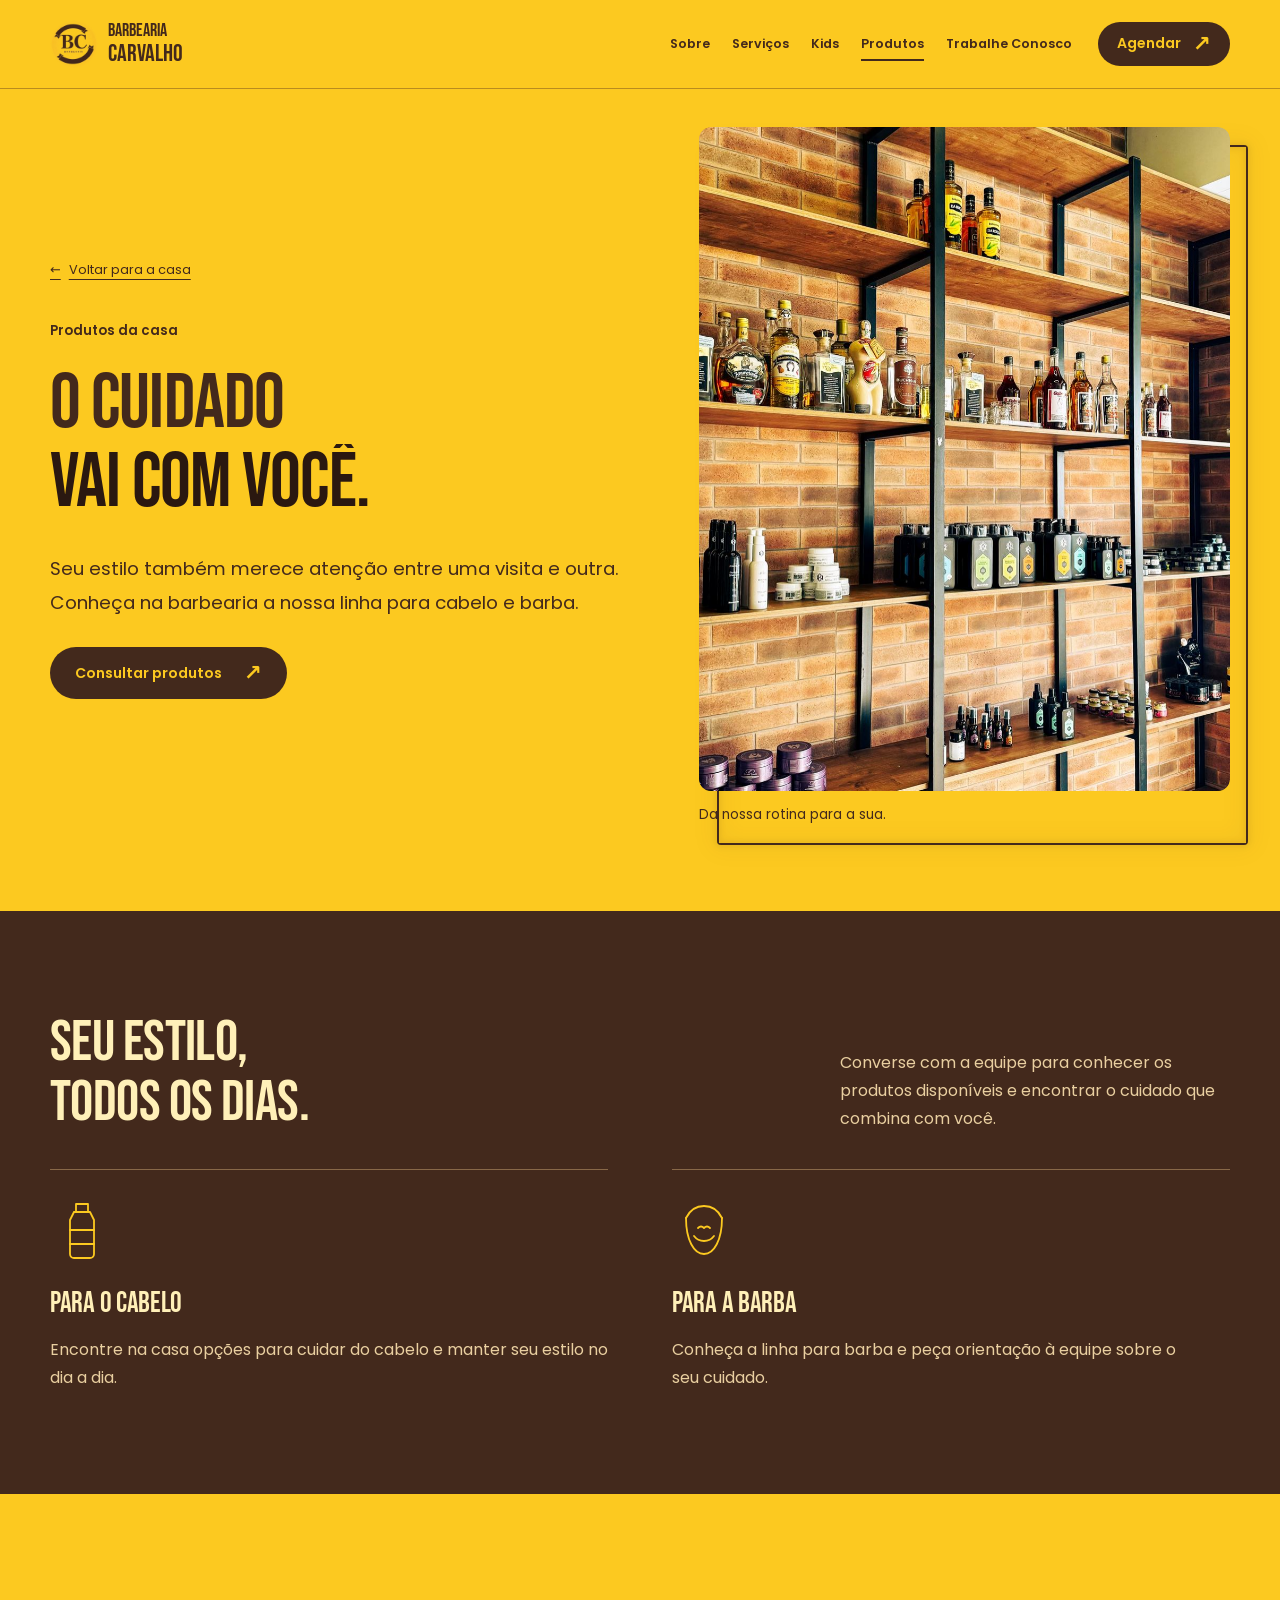
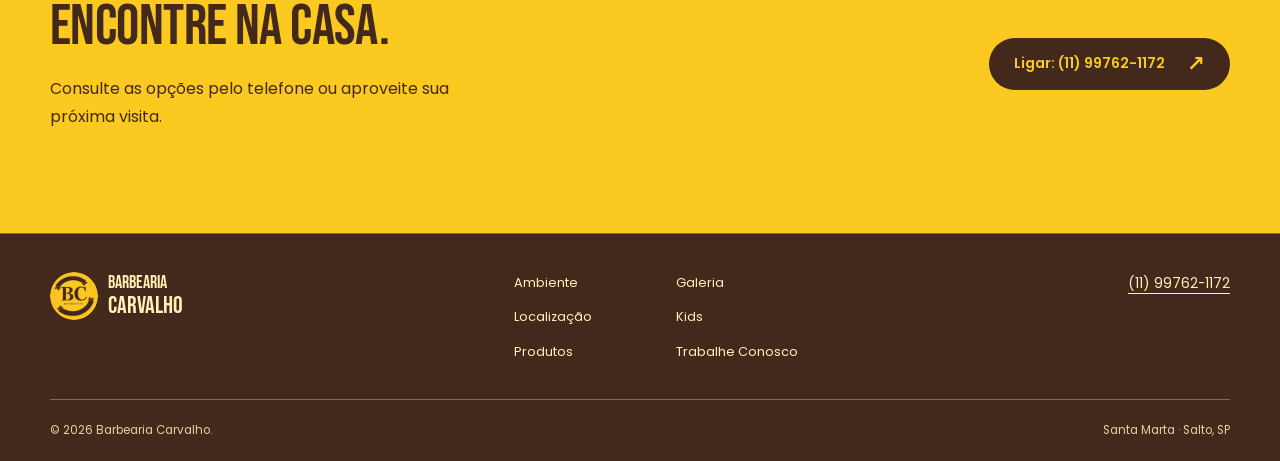
<file: produtos.html>
<!DOCTYPE html><html lang="pt-BR"><head><meta charset="UTF-8"><meta name="viewport" content="width=device-width, initial-scale=1.0, viewport-fit=cover">
<title>Produtos — Barbearia Carvalho</title><meta name="description" content="Conheça a linha de produtos para cabelo e barba da Barbearia Carvalho. Consulte as opções disponíveis pelo telefone ou na casa."><meta name="theme-color" content="#fcc920">
<link rel="icon" type="image/png" sizes="32x32" href="assets/img/favicon-32.png"><link rel="apple-touch-icon" href="assets/img/apple-touch-icon.png">
<link rel="preconnect" href="https://fonts.googleapis.com"><link rel="preconnect" href="https://fonts.gstatic.com" crossorigin>
<link href="https://fonts.googleapis.com/css2?family=Bebas+Neue&amp;family=Poppins:wght@400;500;600;700&amp;display=swap" rel="stylesheet">
<link rel="stylesheet" href="css/style.css"><script src="js/script.js" defer></script><script>(function(d){if(!matchMedia("(prefers-reduced-motion: reduce)").matches){d.classList.add("motion");setTimeout(function(){if(!window.BC_READY)d.classList.remove("motion")},3000)}})(document.documentElement)</script></head><body class="inner-page">
<a class="skip-link" href="#conteudo">Pular para o conteúdo</a>
<header class="nav" id="nav"><div class="container nav__inner">
<a class="brand" href="index.html" aria-label="Barbearia Carvalho — início"><img src="assets/img/logo-512.png" width="48" height="48" alt=""><span>Barbearia<strong>Carvalho</strong></span></a>
<nav class="nav__links" id="navLinks" aria-label="Principal"><a href="index.html#sobre">Sobre</a><a href="index.html#servicos">Serviços</a><a href="kids.html">Kids</a><a href="produtos.html" aria-current="page">Produtos</a><a href="trabalhe-conosco.html">Trabalhe Conosco</a></nav>
<a class="btn nav__cta" href="https://sites.appbarber.com.br/barbeariacarvalhosalto" data-open-modal>Agendar<span aria-hidden="true">↗</span></a>
<button class="nav__burger" id="navBurger" aria-label="Abrir menu" aria-expanded="false" aria-controls="navLinks" hidden><span></span><span></span></button>
</div></header><main id="conteudo" tabindex="-1"><section class="page-hero"><div class="container inner-grid"><div><a class="back-link rise" style="--d:0s" href="index.html"><span aria-hidden="true">←</span> Voltar para a casa</a><p class="brand-note rise" style="--d:.05s">Produtos da casa</p><h1><span class="w"><span style="--i:0">O</span></span> <span class="w"><span style="--i:1">cuidado</span></span><br><span class="accent"><span class="w"><span style="--i:2">vai</span></span> <span class="w"><span style="--i:3">com</span></span> <span class="w"><span style="--i:4">você.</span></span></span></h1><p class="lead rise" style="--d:.55s">Seu estilo também merece atenção entre uma visita e outra. Conheça na barbearia a nossa linha para cabelo e barba.</p><a class="btn rise" style="--d:.7s" href="tel:+5511997621172">Consultar produtos <span aria-hidden="true">↗</span></a></div><figure class="inner-photo led"><div class="frame"><img src="assets/img/prateleira-produtos.jpg" alt="Estante da Barbearia Carvalho com shampoos, condicionadores, pomadas e óleos para barba" width="1080" height="1920" loading="eager" fetchpriority="high"></div><figcaption class="rise" style="--d:1s">Da nossa rotina para a sua.</figcaption></figure></div></section>
<section class="section section--ink"><div class="container"><div class="section-intro"><h2 data-split>Seu estilo,<br>todos os dias.</h2><p data-reveal>Converse com a equipe para conhecer os produtos disponíveis e encontrar o cuidado que combina com você.</p></div><div class="product-categories" data-stagger>
<article data-reveal data-draw><svg class="cat-icon" viewBox="0 0 64 64" aria-hidden="true"><path pathLength="1" d="M26 6h12v8H26zM24 14h16l4 8v34a4 4 0 0 1-4 4H24a4 4 0 0 1-4-4V22z"/><path pathLength="1" d="M20 32h24M20 46h24"/></svg><h3>Para o cabelo</h3><p>Encontre na casa opções para cuidar do cabelo e manter seu estilo no dia a dia.</p></article>
<article data-reveal data-draw><svg class="cat-icon" viewBox="0 0 64 64" aria-hidden="true"><path pathLength="1" d="M14 20c0 22 8 36 18 36s18-14 18-36"/><path pathLength="1" d="M22 38c3 4 7 5 10 5s7-1 10-5M26 30c2-2 4-2 6 0 2-2 4-2 6 0"/><path pathLength="1" d="M14 20c4-8 11-12 18-12s14 4 18 12"/></svg><h3>Para a barba</h3><p>Conheça a linha para barba e peça orientação à equipe sobre o seu cuidado.</p></article></div>
<!-- Catálogo futuro: preencher o template somente com produtos reais. Sem preços ou estoque presumidos. -->
<div class="product-catalog" data-stagger></div><template id="product-item"><article class="product-item" data-reveal><img width="600" height="600" loading="lazy" alt=""><h3></h3><p></p></article></template></div></section>
<section class="section"><div class="container contact-strip"><div><h2 data-split>Encontre na casa.</h2><p data-reveal>Consulte as opções pelo telefone ou aproveite sua próxima visita.</p></div><a class="btn" data-reveal="pop" href="tel:+5511997621172">Ligar: (11) 99762-1172 <span aria-hidden="true">↗</span></a></div></section></main><footer class="footer section--ink"><div class="container footer__grid">
<a class="brand" href="index.html"><img src="assets/img/logo-512.png" width="48" height="48" alt=""><span>Barbearia<strong>Carvalho</strong></span></a>
<nav class="footer__links" aria-label="Rodapé"><a href="index.html#ambiente">Ambiente</a><a href="index.html#galeria">Galeria</a><a href="index.html#localizacao">Localização</a><a href="kids.html">Kids</a><a href="produtos.html">Produtos</a><a href="trabalhe-conosco.html">Trabalhe Conosco</a></nav>
<a class="text-link" href="tel:+5511997621172">(11) 99762-1172</a></div>
<div class="container footer__bottom"><p>© <span id="year">2026</span> Barbearia Carvalho.</p><p>Santa Marta · Salto, SP</p></div>
<noscript><div class="container nojs-booking"><p>Agende online: <a href="https://sites.appbarber.com.br/barbeariacarvalhosalto">agenda da Barbearia Carvalho</a>.</p></div></noscript></footer><dialog class="modal" id="appModal" aria-labelledby="modalTitle"><div class="modal__card">
<button class="modal__close" type="button" data-close-modal aria-label="Fechar agendamento" autofocus>×</button>
<img class="modal__logo" src="assets/img/logo-512.png" width="72" height="72" alt="">
<h2 id="modalTitle">Seu momento começa aqui.</h2><p>Escolha o profissional, o serviço e o horário na agenda online da Carvalho.</p>
<a class="btn modal__book" href="https://sites.appbarber.com.br/barbeariacarvalhosalto" target="_blank" rel="noopener">Abrir agenda<span aria-hidden="true">↗</span></a>
<p class="modal__foot">A agenda abre em uma nova aba.</p></div></dialog></body></html>
</file>
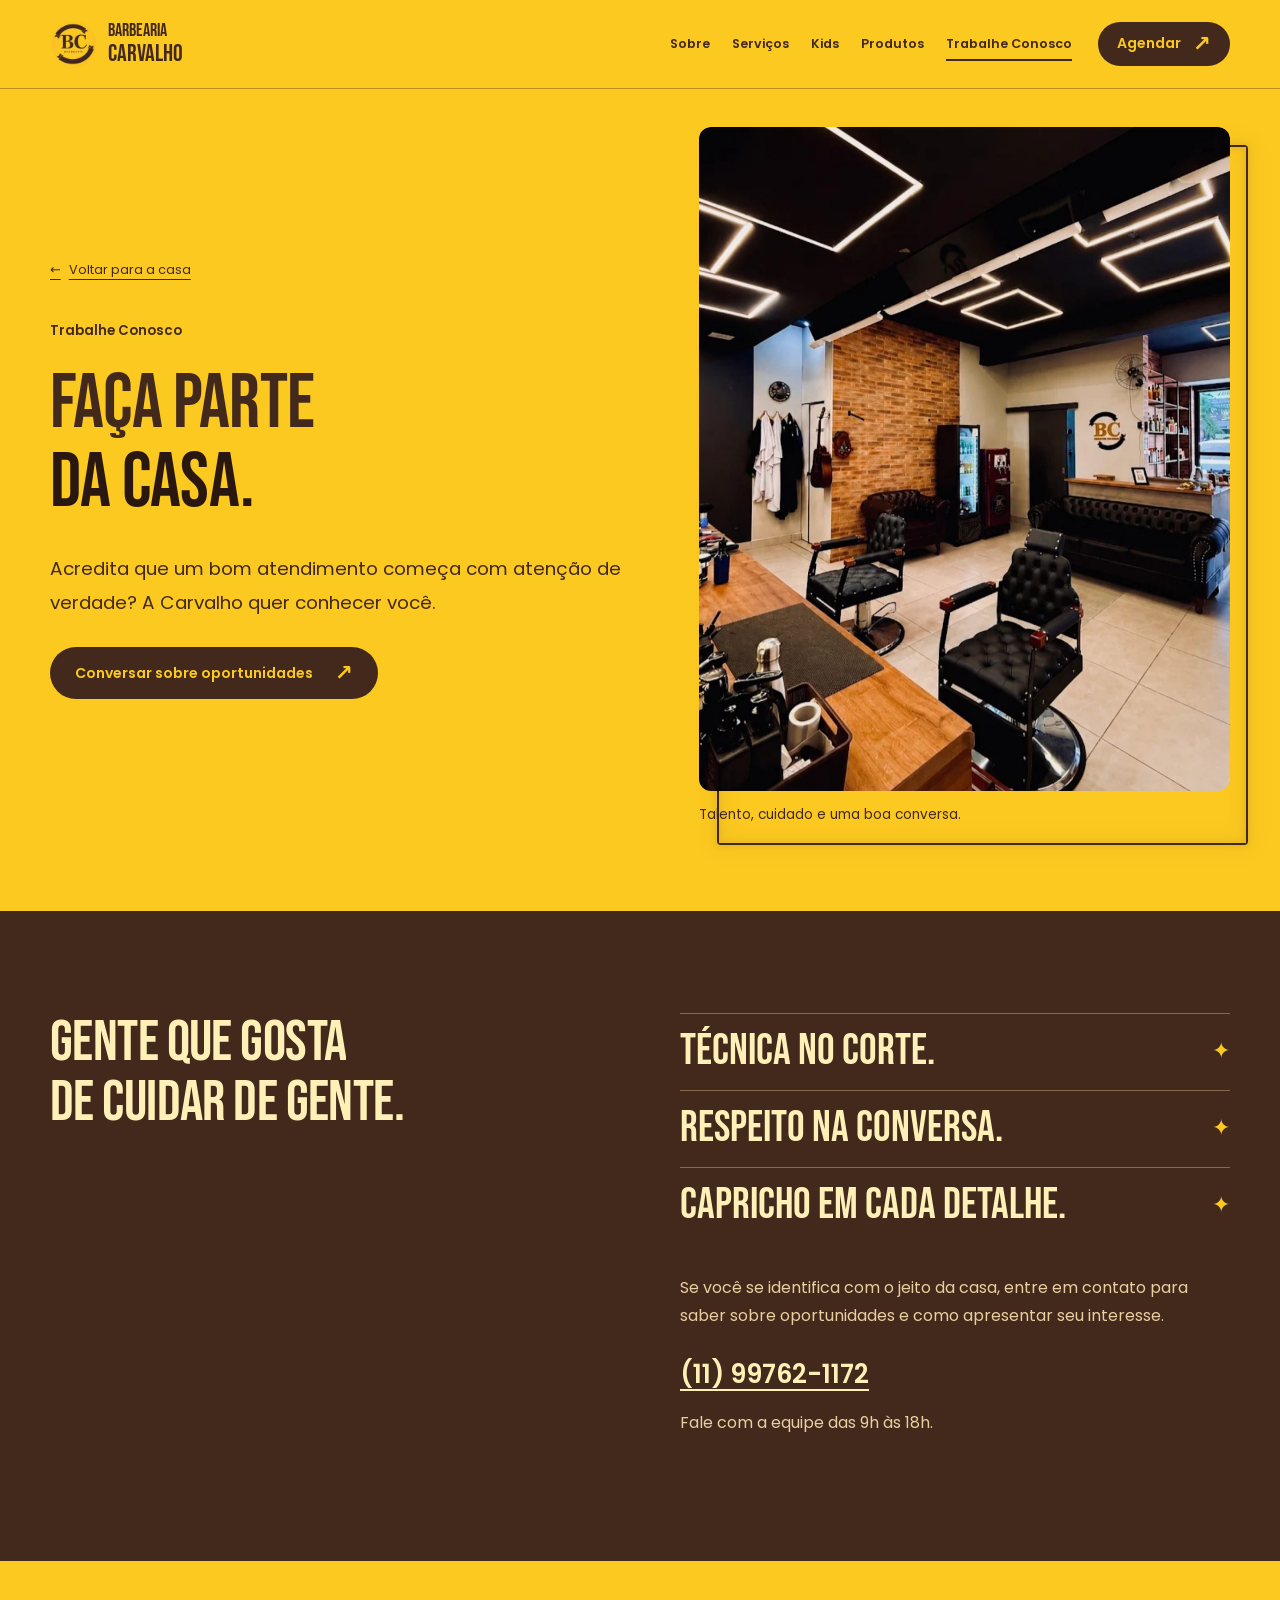
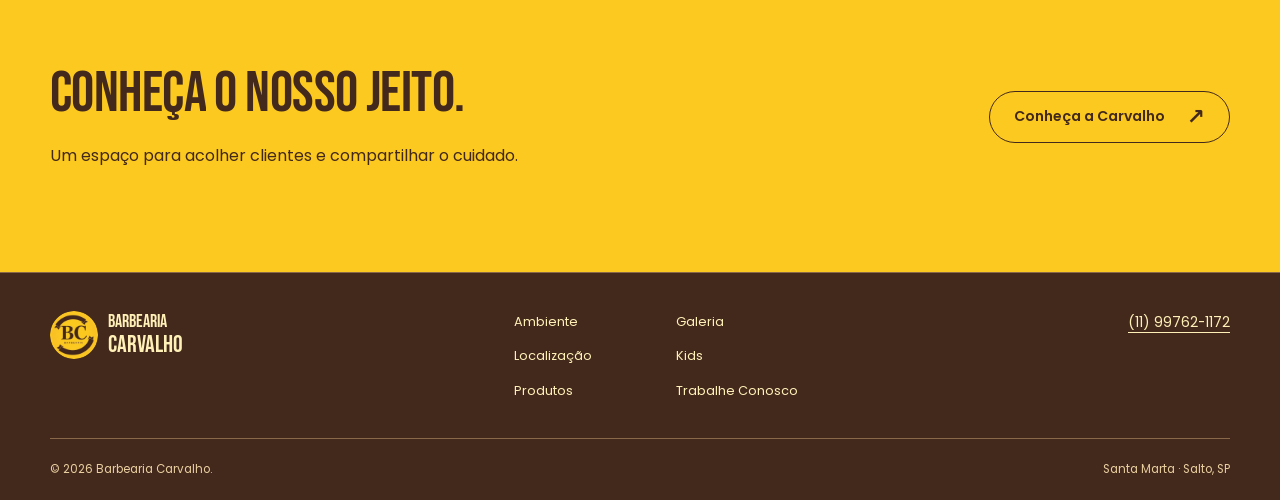
<file: trabalhe-conosco.html>
<!DOCTYPE html><html lang="pt-BR"><head><meta charset="UTF-8"><meta name="viewport" content="width=device-width, initial-scale=1.0, viewport-fit=cover">
<title>Trabalhe Conosco — Barbearia Carvalho</title><meta name="description" content="Quer fazer parte da Barbearia Carvalho? Conheça nosso jeito de trabalhar e entre em contato para consultar oportunidades."><meta name="theme-color" content="#fcc920">
<link rel="icon" type="image/png" sizes="32x32" href="assets/img/favicon-32.png"><link rel="apple-touch-icon" href="assets/img/apple-touch-icon.png">
<link rel="preconnect" href="https://fonts.googleapis.com"><link rel="preconnect" href="https://fonts.gstatic.com" crossorigin>
<link href="https://fonts.googleapis.com/css2?family=Bebas+Neue&amp;family=Poppins:wght@400;500;600;700&amp;display=swap" rel="stylesheet">
<link rel="stylesheet" href="css/style.css"><script src="js/script.js" defer></script><script>(function(d){if(!matchMedia("(prefers-reduced-motion: reduce)").matches){d.classList.add("motion");setTimeout(function(){if(!window.BC_READY)d.classList.remove("motion")},3000)}})(document.documentElement)</script></head><body class="inner-page">
<a class="skip-link" href="#conteudo">Pular para o conteúdo</a>
<header class="nav" id="nav"><div class="container nav__inner">
<a class="brand" href="index.html" aria-label="Barbearia Carvalho — início"><img src="assets/img/logo-512.png" width="48" height="48" alt=""><span>Barbearia<strong>Carvalho</strong></span></a>
<nav class="nav__links" id="navLinks" aria-label="Principal"><a href="index.html#sobre">Sobre</a><a href="index.html#servicos">Serviços</a><a href="kids.html">Kids</a><a href="produtos.html">Produtos</a><a href="trabalhe-conosco.html" aria-current="page">Trabalhe Conosco</a></nav>
<a class="btn nav__cta" href="https://sites.appbarber.com.br/barbeariacarvalhosalto" data-open-modal>Agendar<span aria-hidden="true">↗</span></a>
<button class="nav__burger" id="navBurger" aria-label="Abrir menu" aria-expanded="false" aria-controls="navLinks" hidden><span></span><span></span></button>
</div></header><main id="conteudo" tabindex="-1"><section class="page-hero"><div class="container inner-grid"><div><a class="back-link rise" style="--d:0s" href="index.html"><span aria-hidden="true">←</span> Voltar para a casa</a><p class="brand-note rise" style="--d:.05s">Trabalhe Conosco</p><h1><span class="w"><span style="--i:0">Faça</span></span> <span class="w"><span style="--i:1">parte</span></span><br><span class="accent"><span class="w"><span style="--i:2">da</span></span> <span class="w"><span style="--i:3">casa.</span></span></span></h1><p class="lead rise" style="--d:.55s">Acredita que um bom atendimento começa com atenção de verdade? A Carvalho quer conhecer você.</p><a class="btn rise" style="--d:.7s" href="tel:+5511997621172">Conversar sobre oportunidades <span aria-hidden="true">↗</span></a></div><figure class="inner-photo led"><div class="frame"><img src="assets/img/interior-wide.jpg" alt="Espaço de trabalho e recepção da Barbearia Carvalho" width="1080" height="1340" loading="eager" fetchpriority="high"></div><figcaption class="rise" style="--d:1s">Talento, cuidado e uma boa conversa.</figcaption></figure></div></section>
<section class="section section--ink"><div class="container careers-grid"><h2 data-split>Gente que gosta<br>de cuidar de gente.</h2><div data-stagger><ul class="values"><li data-reveal="left"><span>Técnica no corte.</span></li><li data-reveal="left"><span>Respeito na conversa.</span></li><li data-reveal="left"><span>Capricho em cada detalhe.</span></li></ul><p data-reveal>Se você se identifica com o jeito da casa, entre em contato para saber sobre oportunidades e como apresentar seu interesse.</p><a class="contact-phone" data-reveal href="tel:+5511997621172">(11) 99762-1172</a><p data-reveal>Fale com a equipe das 9h às 18h.</p>
<!-- E-mail de recrutamento pendente. Ativar apenas após confirmar o endereço real, preenchendo href e texto do link do template. -->
<template id="recruitment-email"><a class="btn" data-subject="Interesse em trabalhar — Barbearia Carvalho">Enviar currículo por e-mail</a></template></div></div></section>
<section class="section"><div class="container contact-strip"><div><h2 data-split>Conheça o nosso jeito.</h2><p data-reveal>Um espaço para acolher clientes e compartilhar o cuidado.</p></div><a class="btn btn--outline" data-reveal="pop" href="index.html#sobre">Conheça a Carvalho <span aria-hidden="true">↗</span></a></div></section></main><footer class="footer section--ink"><div class="container footer__grid">
<a class="brand" href="index.html"><img src="assets/img/logo-512.png" width="48" height="48" alt=""><span>Barbearia<strong>Carvalho</strong></span></a>
<nav class="footer__links" aria-label="Rodapé"><a href="index.html#ambiente">Ambiente</a><a href="index.html#galeria">Galeria</a><a href="index.html#localizacao">Localização</a><a href="kids.html">Kids</a><a href="produtos.html">Produtos</a><a href="trabalhe-conosco.html">Trabalhe Conosco</a></nav>
<a class="text-link" href="tel:+5511997621172">(11) 99762-1172</a></div>
<div class="container footer__bottom"><p>© <span id="year">2026</span> Barbearia Carvalho.</p><p>Santa Marta · Salto, SP</p></div>
<noscript><div class="container nojs-booking"><p>Agende online: <a href="https://sites.appbarber.com.br/barbeariacarvalhosalto">agenda da Barbearia Carvalho</a>.</p></div></noscript></footer><dialog class="modal" id="appModal" aria-labelledby="modalTitle"><div class="modal__card">
<button class="modal__close" type="button" data-close-modal aria-label="Fechar agendamento" autofocus>×</button>
<img class="modal__logo" src="assets/img/logo-512.png" width="72" height="72" alt="">
<h2 id="modalTitle">Seu momento começa aqui.</h2><p>Escolha o profissional, o serviço e o horário na agenda online da Carvalho.</p>
<a class="btn modal__book" href="https://sites.appbarber.com.br/barbeariacarvalhosalto" target="_blank" rel="noopener">Abrir agenda<span aria-hidden="true">↗</span></a>
<p class="modal__foot">A agenda abre em uma nova aba.</p></div></dialog></body></html>
</file>
<file: css/style.css>
/* Barbearia Carvalho — identidade original, páginas estáticas compartilhadas. */
:root {
  --yellow: #fcc920; --yellow-light: #fff0b8; --ink: #43291c; --ink-deep: #2a1810;
  --bg: var(--yellow); --fg: var(--ink); --muted: #634326; --line: #b98c1e;
  --mane: #6b3f1f; --mane-2: #85512a; --blush: #ee8a4c;
  --ease-out: cubic-bezier(.16,1,.3,1); --ease-quart: cubic-bezier(.25,1,.5,1); --container: 1180px;
  --wine: #7a2232; --led: #ffe27a; --led-glow: rgb(252 201 32 / .55);
  --z-nav: 20; --z-menu: 30; --z-skip: 40;
}
* { box-sizing: border-box; }
html { scroll-behavior: smooth; scroll-padding-top: 110px; }
body { margin: 0; background: var(--bg); color: var(--fg); font: 400 16px/1.75 'Poppins',system-ui,sans-serif; overflow-x: clip; }
img { display: block; max-width: 100%; height: auto; }
figure { margin: 0; }
figcaption { font-size: .8rem; margin-top: 12px; }
a { color: inherit; text-decoration: none; }
button { font: inherit; cursor: pointer; }
[hidden] { display: none !important; }
h1,h2,h3 { font-family: 'Bebas Neue','Arial Narrow',sans-serif; font-weight: 400; line-height: 1.04; margin: 0; letter-spacing: -.01em; text-wrap: balance; }
h1 { font-size: clamp(3.4rem,6.3vw,6rem); }
h2 { font-size: clamp(2.7rem,4.5vw,4.7rem); }
h3 { font-size: clamp(1.8rem,2.3vw,2.4rem); }
p { max-width: 68ch; text-wrap: pretty; margin: 0 0 22px; }
:focus-visible { outline: 3px solid currentColor; outline-offset: 5px; }
main:focus { outline: none; }
.container { width: min(calc(100% - 64px),var(--container)); margin-inline: auto; }
.section { padding-block: clamp(64px,8vw,112px); }
.section--ink { --bg: var(--ink); --fg: var(--yellow-light); --muted: #e9cfa0; --line: #886848; background: var(--bg); color: var(--fg); }
.lead { font-size: clamp(1rem,1.5vw,1.16rem); line-height: 1.8; }
.statement { font: 400 clamp(1.6rem,2.6vw,2.1rem)/1.35 'Bebas Neue',sans-serif; margin: 24px 0; }
.brand-note { margin-bottom: 22px; font-size: .83rem; font-weight: 600; }
.text-link { display: inline-flex; align-items: center; gap: 12px; text-decoration: underline; text-underline-offset: 5px; }
.frame { overflow: hidden; border-radius: 12px; }
.frame img,.frame video { display: block; width: 100%; height: 100%; object-fit: cover; }

/* Botões: seta que sai e volta, pressão tátil. */
.btn { position: relative; overflow: hidden; isolation: isolate; display: inline-flex; align-items: center; justify-content: center; gap: 22px; min-height: 52px; padding: 14px 24px; border: 1px solid transparent; border-radius: 999px; background: var(--fg); color: var(--bg); font-weight: 600; font-size: .88rem; line-height: 1.5; text-align: center; transition: transform .25s var(--ease-out),color .35s var(--ease-out); }
.btn::before { content: ''; position: absolute; inset: 0; z-index: -1; background: var(--ink-deep); border-radius: inherit; transform: translateY(101%); transition: transform .45s var(--ease-out); }
.section--ink .btn::before { background: #fff7d6; }
.btn:hover::before { transform: none; }
.btn span[aria-hidden] { display: inline-block; font-size: 1.35rem; line-height: 1; }
.btn:hover { transform: translateY(-2px); }
.btn:active { transform: translateY(0) scale(.97); transition-duration: .1s; }
.btn--outline { border-color: var(--fg); color: var(--fg); background: transparent; }
.btn--outline::before { background: var(--fg); }
.section--ink .btn--outline::before { background: var(--fg); }
.btn--outline:hover { color: var(--bg); }
.btn:focus-visible { outline-color: var(--fg); }
.skip-link { position: fixed; left: 20px; top: 12px; z-index: var(--z-skip); padding: 12px 20px; background: var(--ink); color: var(--yellow-light); transform: translateY(-160%); }
.skip-link:focus { transform: none; }

/* Navegação */
.nav { position: sticky; top: 0; z-index: var(--z-nav); background: var(--yellow); color: var(--ink); border-bottom: 1px solid var(--line); transition: transform .45s var(--ease-out); }
.nav.is-hidden { transform: translateY(-100%); }
.nav__progress { position: absolute; left: 0; right: 0; bottom: -1px; height: 3px; background: var(--ink); transform: scaleX(var(--progress,0)); transform-origin: left; pointer-events: none; }
.nav__inner { min-height: 88px; display: flex; align-items: center; gap: 26px; }
.brand { display: inline-flex; align-items: center; gap: 10px; flex-shrink: 0; }
.brand img { border-radius: 50%; transition: transform .8s var(--ease-out); }
.brand:hover img { transform: rotate(-360deg); }
.brand span { font-family: 'Bebas Neue',sans-serif; font-size: 1.13rem; line-height: 1.05; }
.brand strong { display: block; font-size: 1.5rem; font-weight: 400; }
.nav__links { display: flex; gap: 22px; align-items: center; margin-left: auto; font-size: .79rem; font-weight: 600; }
.nav__links a { position: relative; padding-block: 12px; white-space: nowrap; }
.nav__links a::after { content: ''; position: absolute; left: 0; right: 0; bottom: 6px; height: 2px; background: currentColor; transform: scaleX(0); transform-origin: right; transition: transform .4s var(--ease-out); }
.nav__links a:hover::after,.nav__links a.is-active::after,.nav__links [aria-current]::after { transform: scaleX(1); transform-origin: left; }
.nav__cta { min-height: 44px; padding: 10px 18px; gap: 12px; }
.nav__burger { width: 44px; height: 44px; border: 1px solid var(--ink); border-radius: 50%; background: transparent; display: none; justify-content: center; align-items: center; flex-direction: column; gap: 6px; flex-shrink: 0; }
.nav__burger span { width: 18px; height: 2px; background: currentColor; transition: transform .3s var(--ease-out); }
.nav__burger[aria-expanded=true] span:first-child { transform: translateY(4px) rotate(45deg); }
.nav__burger[aria-expanded=true] span:last-child { transform: translateY(-4px) rotate(-45deg); }

/* Abertura */
.hero { padding: clamp(40px,5vw,76px) 0 72px; }
.hero__grid,.inner-grid { display: grid; grid-template-columns: 1.1fr 1fr; gap: clamp(32px,5vw,72px); align-items: center; }
.hero__title { font-size: clamp(3.4rem,5.7vw,5.3rem); }
.hero__title .accent { color: var(--ink-deep); }
.w { display: inline-block; overflow: hidden; vertical-align: bottom; padding-bottom: .08em; margin-bottom: -.08em; }
.w > span { display: inline-block; }
.scribble { position: relative; display: inline-block; }
.scribble svg { position: absolute; left: -4%; width: 108%; bottom: -.14em; height: .32em; overflow: visible; pointer-events: none; }
.scribble path { fill: none; stroke: var(--ink); stroke-width: 5; stroke-linecap: round; }
.hero__copy .lead { margin-top: 26px; max-width: 43ch; }
.hero__more { display: flex; width: fit-content; margin-top: 28px; font-size: .82rem; }
.hero__visual { position: relative; padding-bottom: 14px; transform: perspective(1200px) rotateX(calc(var(--py,0) * -3deg)) rotateY(calc(var(--px,0) * 4deg)); transition: transform .9s var(--ease-quart); }
.hero__visual .frame { position: relative; aspect-ratio: 4/5; background: var(--ink-deep); }
.hero__visual .tour__toggle { top: auto; bottom: 16px; right: 16px; }
.hero__visual figcaption { position: absolute; bottom: 40px; left: 24px; right: 24px; padding: 10px 16px; border-radius: 6px; background: var(--yellow); color: var(--ink); width: fit-content; font-size: .86rem; font-weight: 600; }
.photo-seal { position: absolute; z-index: 1; right: -24px; top: -24px; width: 124px; height: 124px; border-radius: 50%; background: var(--wine); color: var(--yellow); display: grid; place-items: center; translate: calc(var(--px,0) * 16px) calc(var(--py,0) * 16px); transition: translate .9s var(--ease-quart); }
.photo-seal b { font: 400 40px/1 'Bebas Neue',sans-serif; }
.ring { position: absolute; inset: 0; width: 100%; height: 100%; fill: currentColor; font: 600 9.5px 'Poppins',sans-serif; letter-spacing: .12em; }

/* Assinaturas tiradas do salão: linha de LED do teto e lâmpadas do letreiro. */
.led { position: relative; isolation: isolate; }
.led::after { content: ''; position: absolute; z-index: -1; inset: 18px -18px -18px 18px; border-radius: 4px; pointer-events: none;
  background: linear-gradient(var(--led),var(--led)) left top / 100% 2px no-repeat, linear-gradient(var(--led),var(--led)) right top / 2px 100% no-repeat, linear-gradient(var(--led),var(--led)) right bottom / 100% 2px no-repeat, linear-gradient(var(--led),var(--led)) left bottom / 2px 100% no-repeat;
  filter: drop-shadow(0 0 3px var(--led-glow)) drop-shadow(0 0 10px var(--led-glow)); }
.section:not(.section--ink) .led::after,.hero .led::after,.page-hero .led::after { --led: var(--ink); --led-glow: rgb(67 41 28 / .25); }
.hero__visual.led::after { inset: 22px -22px -8px 22px; }
.bulbs { --bulb: #fffaf0; --socket: var(--ink); position: relative; display: block; width: calc(var(--n,9) * 18px); height: 14px; margin-bottom: 18px; }
.bulbs::before,.bulbs::after { content: ''; position: absolute; inset: 0; background-size: 18px 14px; background-repeat: repeat-x; }
.bulbs::before { background-image: radial-gradient(circle at 7px 7px, transparent 0 3.5px, var(--socket) 4px 5.5px, transparent 6px); opacity: .5; }
.bulbs::after { background-image: radial-gradient(circle at 7px 7px, var(--bulb) 0 4px, var(--socket) 4.5px 5.5px, transparent 6px); filter: drop-shadow(0 0 4px rgb(255 240 184 / .9)); }
.section--ink .bulbs { --bulb: var(--yellow); --socket: var(--line); }
.final-cta .bulbs { margin-inline: auto; margin-bottom: 26px; }

/* Tijolo do salão, escurecido, nas seções escuras de destaque. */
.section--brick { background: var(--ink) url(../assets/img/textura-tijolo.jpg) center / cover; }

/* Faixa em movimento */
.marquee { background: var(--ink); color: var(--yellow); overflow: hidden; padding: 20px 0; font: 400 clamp(1.3rem,2.4vw,1.9rem)/1.2 'Bebas Neue',sans-serif; }
.marquee__track { display: flex; justify-content: space-around; gap: 30px; width: max-content; min-width: 100%; }
.marquee.is-live .marquee__track { justify-content: flex-start; }
.marquee span { white-space: nowrap; display: inline-flex; align-items: center; gap: 30px; }
.marquee span::after { content: '✦'; font-size: .7em; }

/* Sobre a casa */
.about-grid { display: grid; grid-template-columns: 1fr 1fr; gap: clamp(40px,7vw,96px); align-items: center; }
.about-photos { position: relative; padding: 0 64px 110px 0; }
.about-main { aspect-ratio: 4/5; }
.about-main + figcaption { display: none; }
.about-detail { position: absolute; bottom: 0; right: 0; width: 58%; border: 8px solid var(--yellow); border-radius: 16px; background: var(--yellow); rotate: 3deg; box-shadow: 0 24px 48px -24px rgb(42 24 16 / .55); }
.about-detail .frame { aspect-ratio: 4/3; border-radius: 8px; }
.about-detail figcaption { font-weight: 600; margin: 10px 4px 2px; }
.about-stamp { position: absolute; left: -34px; top: 34%; width: 118px; height: 118px; border-radius: 50%; background: var(--yellow); color: var(--ink); border: 1px solid var(--ink); display: grid; place-items: center; }
.about-stamp svg.scissor-mark { width: 44px; height: 26px; }
.about-copy p:not(.statement) { font-size: .93rem; }
.simple-list { list-style: none; padding: 0; margin: 25px 0 30px; font-size: .86rem; }
.simple-list li { border-top: 1px solid var(--line); padding-block: 12px; display: flex; gap: 14px; align-items: center; }
.simple-list li::before { content: '✦'; font-size: .8em; }

/* Serviços */
.section-intro { display: flex; align-items: end; justify-content: space-between; gap: 40px; margin-bottom: 36px; }
.section-intro p { max-width: 39ch; margin: 0; color: var(--muted); }
.section-intro h2 .accent { color: var(--yellow); }
/* Tesoura que corta a linha: a parte já cortada vira duas bordas que se afastam. */
.cut-line { position: relative; display: flex; align-items: center; height: 60px; margin-bottom: 20px; color: var(--yellow); }
.cut-line__track { position: relative; flex: none; width: 60px; height: 100%;
  background: linear-gradient(var(--line),var(--line)) 0 calc(50% - 4px) / 100% 1px no-repeat, linear-gradient(var(--line),var(--line)) 0 calc(50% + 4px) / 100% 1px no-repeat; }
.cut-line__rest { flex: 1; border-top: 2px dashed var(--line); }
.cut-line__shears { position: absolute; top: 50%; right: -32px; width: clamp(72px,7vw,96px); aspect-ratio: 64/36; height: auto; translate: 0 -50%; filter: drop-shadow(0 3px 6px rgb(0 0 0 / .35)); }
.cut-line__shears svg { display: block; width: 100%; height: 100%; overflow: visible; }
.cut-line__bit { position: absolute; left: 72%; top: 54%; width: 8px; height: 2px; border-radius: 2px; background: var(--muted); opacity: 0; pointer-events: none; }
.shears { overflow: visible; }
.blade { transform-box: view-box; transform-origin: 34px 18px; }
.services-list { list-style: none; padding: 0; margin: 0 0 40px; display: grid; grid-template-columns: 1fr 1fr; gap: 0 56px; }
.service { position: relative; isolation: isolate; display: grid; grid-template-columns: 52px 1fr 46px; gap: 16px; align-items: start; padding: 26px 0; color: var(--fg); }
.service::after { content: ''; position: absolute; left: 0; right: 0; top: 0; height: 1px; background: var(--line); transform-origin: left; transition: transform 1s var(--ease-out) var(--d,0s); }
.service::before { content: ''; position: absolute; inset: 0 -14px; z-index: -1; border-radius: 14px; background: var(--yellow); transform: scaleY(0); transform-origin: bottom; transition: transform .5s var(--ease-out); }
.service__num { font: 400 1.2rem/1 'Bebas Neue',sans-serif; color: var(--yellow); padding-top: .55em; transition: color .3s; }
.service h3 { transition: transform .5s var(--ease-out); }
.service p { margin: 10px 0 0; font-size: .91rem; color: var(--muted); max-width: 48ch; transition: color .3s; }
.service__go { width: 46px; height: 46px; border-radius: 50%; border: 1px solid var(--line); display: grid; place-items: center; font-size: 1.2rem; transition: transform .5s var(--ease-out),background-color .3s,color .3s,border-color .3s; }
.service:hover,.service:focus-visible { color: var(--ink); }
.service:hover::before,.service:focus-visible::before { transform: scaleY(1); }
.service:hover .service__num,.service:focus-visible .service__num { color: var(--ink); }
.service:hover p,.service:focus-visible p { color: #634326; }
.service:hover h3,.service:focus-visible h3 { transform: translateX(6px); }
.service:hover .service__go,.service:focus-visible .service__go { background: var(--wine); color: var(--yellow); border-color: var(--wine); transform: rotate(45deg); }
.service:focus-visible { outline-color: var(--yellow); outline-offset: 8px; border-radius: 14px; }

.product-catalog { display: grid; grid-template-columns: repeat(auto-fit,minmax(min(100%,240px),1fr)); gap: 24px; }
.product-catalog:empty { display: none; }
.product-item { margin-top: 28px; }
.product-item img { width: 100%; object-fit: cover; border-radius: 12px; margin-bottom: 18px; }
.product-item img { aspect-ratio: 1; }

.pro { display: grid; justify-items: center; gap: 4px; width: 100%; padding: 0; border: 0; background: none; color: var(--yellow-light); text-align: center; }
.pro img { width: 100%; aspect-ratio: 1; object-fit: cover; border-radius: 50%; border: 3px solid var(--yellow); pointer-events: none; -webkit-user-drag: none; }
.pro__name { font: 400 1rem/1.1 'Bebas Neue',sans-serif; }
.pro__role { font-size: .7rem; color: #e9cfa0; }

/* Chamada Kids */
.kids-teaser { position: relative; overflow: hidden; padding-block: 64px; }
.teaser-grid { display: grid; grid-template-columns: 1.15fr 1fr; gap: 64px; align-items: center; position: relative; z-index: 1; }
.teaser-grid h2 { font-size: clamp(2.5rem,3.9vw,4rem); }
.kids-teaser { --bg: var(--yellow-light); --fg: var(--ink); background: var(--bg); color: var(--fg); border-block: 1px solid var(--line); }
.teaser-grid .brand-note { margin-bottom: 16px; color: var(--mane); }
.kids-teaser .doodle { color: var(--mane-2); }
.teaser-lion { position: absolute; right: clamp(-10px,4vw,80px); bottom: -4px; width: clamp(170px,19vw,250px); z-index: 0; }
.teaser-lion img { display: block; width: 100%; height: auto; }
.teaser-grid > div:last-child { padding-right: clamp(0px,10vw,170px); }
.doodle { position: absolute; color: var(--yellow); pointer-events: none; font-size: 22px; line-height: 1; }

/* Ambiente */
.environment-grid { display: grid; grid-template-columns: 1fr 1fr; gap: 72px; align-items: center; }
.environment-grid .lead { margin-top: 24px; }
.environment-grid .frame { aspect-ratio: 5/4; }
.amenities { list-style: none; padding: 0; margin: 0; display: grid; grid-template-columns: 1fr 1fr; gap: 18px; font-size: .86rem; }
.amenities li { border-top: 1px solid var(--line); padding-top: 14px; display: flex; align-items: center; gap: 12px; }
.amenities svg { width: 30px; height: 30px; flex-shrink: 0; fill: none; stroke: currentColor; stroke-width: 1.8; stroke-linecap: round; stroke-linejoin: round; }
.amenities li:hover svg { animation: nudge .6s var(--ease-out); }
@keyframes nudge { 40% { transform: translateY(-4px) rotate(-8deg); } }

/* Galeria */
.gallery-grid { display: grid; grid-template-columns: 1.5fr 1fr 1fr; grid-template-rows: 230px 230px; gap: 18px; }
.gallery-grid figure { min-width: 0; overflow: hidden; border-radius: 10px; }
.gallery-grid img { width: 100%; height: 100%; object-fit: cover; transition: scale 1.2s var(--ease-out),filter .6s; }
.gallery-grid figure:hover img { scale: 1.07; }
.gallery-wide { grid-row: span 2; }

/* Vídeos curtos com botão de pausa (abertura e Kids) */
.tour__item { position: relative; aspect-ratio: 9/16; border-radius: 10px; overflow: hidden; background: var(--ink-deep); }
.tour__item video { display: block; width: 100%; height: 100%; object-fit: cover; }
.tour__toggle { position: absolute; top: 10px; right: 10px; width: 38px; height: 38px; border-radius: 50%; border: 0; display: grid; place-items: center; background: rgba(26,14,8,.62); color: #fffaf0; font-size: .8rem; line-height: 1; }
.tour__toggle:hover { background: var(--wine); color: var(--yellow); }

/* Kids: cantinho */
.kids-corner { background: var(--yellow-light); }
.kids-corner__grid { display: grid; grid-template-columns: 1fr 1fr; gap: clamp(32px,6vw,72px); align-items: center; }
.kids-corner__grid .frame { aspect-ratio: 4/5; }
.kids-corner__grid .brand-note { margin-bottom: 14px; }
.kids-corner__grid h2 { margin-bottom: 22px; }
.kids-corner__video { width: min(220px,60%); margin-top: 8px; }

/* Localização */
.location-grid { display: grid; grid-template-columns: 1fr 1fr; gap: 64px; align-items: center; }
address { font-style: normal; margin-top: 28px; font-size: .91rem; }
.contact-phone { display: block; font-weight: 600; font-size: clamp(1.2rem,2vw,1.6rem); margin-block: 20px 12px; text-decoration: underline; text-underline-offset: 6px; }
.map-wrap iframe { display: block; width: 100%; height: 340px; border-radius: 12px; pointer-events: none; background: var(--yellow-light); }
.map-wrap > a { font-size: .85rem; margin-top: 18px; }
.pin { display: inline-block; }

/* Encerramento */
.final-cta { text-align: center; position: relative; overflow: hidden; isolation: isolate; }
.final-cta h2 { font-size: clamp(3.5rem,6.5vw,6rem); }
.final-cta p { margin: 22px auto 28px; }
.final-cta__stamp { position: absolute; z-index: -1; width: min(620px,120vw); aspect-ratio: 1; left: 50%; top: 50%; margin: calc(min(620px,120vw) / -2) 0 0 calc(min(620px,120vw) / -2); opacity: .09; border-radius: 50%; overflow: hidden; }
.final-cta__stamp img { width: 100%; }

/* Rodapé */
.footer { padding-top: 38px; border-top: 1px solid var(--line); }
.footer__grid { display: flex; justify-content: space-between; align-items: start; gap: 32px; padding-bottom: 36px; }
.footer__links { display: grid; grid-template-columns: 1fr 1fr; gap: 12px 40px; font-size: .8rem; }
.footer__links a { width: fit-content; background: linear-gradient(currentColor,currentColor) left bottom / 0 1px no-repeat; transition: background-size .4s var(--ease-out); }
.footer__links a:hover { background-size: 100% 1px; }
.footer__grid > .text-link { font-size: .86rem; }
.footer__bottom { display: flex; justify-content: space-between; gap: 24px; padding-block: 20px; border-top: 1px solid var(--line); font-size: .73rem; color: var(--muted); }
.footer__bottom p { margin: 0; }
.nojs-booking { padding-bottom: 24px; }
.nojs-booking a { text-decoration: underline; }

/* Páginas internas */
.page-hero { padding-block: 38px 84px; }
.inner-grid h1 { font-size: clamp(3.3rem,6vw,5.8rem); max-width: none; }
.inner-grid h1 .accent { color: var(--ink-deep); }
.inner-grid .lead { margin-block: 28px; }
.back-link { display: inline-flex; gap: 8px; font-size: .8rem; margin-bottom: 38px; text-decoration: underline; text-underline-offset: 5px; }
.back-link span { display: inline-block; transition: transform .4s var(--ease-out); }
.back-link:hover span { transform: translateX(-6px); }
.inner-photo .frame { aspect-ratio: 4/5; }
.inner-photo figcaption { font-size: .85rem; }
.kids-care,.careers-grid { display: grid; grid-template-columns: 1fr 1fr; gap: 80px; align-items: start; }
.kids-care p,.careers-grid p { color: var(--muted); }
.product-categories { display: grid; grid-template-columns: 1fr 1fr; gap: 64px; }
.product-categories article { padding-top: 28px; border-top: 1px solid var(--line); }
.product-categories p { margin: 16px 0 0; color: var(--muted); }
.cat-icon { width: 64px; height: 64px; margin-bottom: 18px; color: var(--yellow); fill: none; stroke: currentColor; stroke-width: 1.8; stroke-linecap: round; stroke-linejoin: round; transition: transform .6s var(--ease-out); }
.product-categories article:hover .cat-icon { transform: rotate(-10deg) translateY(-4px); }
.contact-strip { display: flex; justify-content: space-between; align-items: center; gap: 48px; }
.contact-strip p { margin: 18px 0 0; max-width: 48ch; }
.contact-strip .btn { flex-shrink: 0; }
.values { list-style: none; padding: 0; margin: 0 0 30px; }
.values li { font: 400 clamp(2rem,3.4vw,3rem)/1.1 'Bebas Neue',sans-serif; padding-block: 14px; border-top: 1px solid var(--line); display: flex; justify-content: space-between; align-items: center; gap: 16px; }
.values li span { display: inline-block; transition: transform .5s var(--ease-out); }
.values li:hover span { transform: translateX(10px); }
.values li::after { content: '✦'; font-size: .5em; color: var(--yellow); }

/* Kids */
.kids-hero { overflow-x: clip; }
.kids-page .inner-grid h1 .accent { display: inline-block; }
.kids-stage { position: relative; aspect-ratio: 1; display: grid; place-items: center; }
.kids-stage::before { content: ''; position: absolute; inset: 6%; border-radius: 50%; background: var(--yellow-light); border: 2px solid var(--ink); }
.kids-stage::after { content: ''; position: absolute; inset: 0; border-radius: 50%; border: 2px dashed var(--ink); opacity: .45; }
.lion-btn { position: relative; z-index: 1; width: 78%; padding: 0; border: 0; background: none; border-radius: 50%; -webkit-tap-highlight-color: transparent; }
.lion-btn:focus-visible { outline-offset: -6px; }
.lion-img { display: block; width: 100%; height: auto; transition: opacity .18s; filter: drop-shadow(0 14px 18px rgb(67 41 28 / .25)); }
.lion-img.is-swapping { opacity: .2; }
.bubble { position: absolute; z-index: 2; top: 4%; left: -2%; padding: 12px 18px; border-radius: 18px 18px 18px 4px; background: var(--ink); color: var(--yellow-light); font: 400 1.5rem/1 'Bebas Neue',sans-serif; opacity: 0; transform: translateY(10px) scale(.9); transform-origin: bottom left; transition: opacity .3s var(--ease-out),transform .45s var(--ease-out); pointer-events: none; }
.bubble.is-on { opacity: 1; transform: none; }
.float { position: absolute; z-index: 2; color: var(--ink); pointer-events: none; }
.float svg { width: 100%; height: 100%; display: block; }
.float--scissors { width: 64px; top: 12%; right: 0; }
.float--comb { width: 70px; bottom: 10%; left: -2%; }
.float--star { width: 34px; bottom: 4%; right: 14%; }
.float--star2 { width: 22px; top: 38%; left: 2%; }
.kids-visual figcaption { text-align: center; font: 400 1.6rem/1.3 'Bebas Neue',sans-serif; margin-top: 22px; }
.steps { list-style: none; padding: 0; margin: 0; display: grid; grid-template-columns: repeat(3,1fr); gap: 40px; }
.step { position: relative; padding-top: 28px; border-top: 2px dashed var(--line); }
.step__icon { width: 84px; height: 84px; border-radius: 50%; background: var(--ink); color: var(--yellow); display: grid; place-items: center; margin-bottom: 22px; transition: transform .6s var(--ease-out); }
.step:hover .step__icon { transform: rotate(-8deg) scale(1.06); }
.step__icon--lion { width: 120px; height: 120px; background: var(--yellow-light); border: 2px solid var(--ink); overflow: hidden; align-items: end; }
.step__icon--lion img { width: 112%; max-width: none; margin-bottom: -6px; }
.step__icon svg { width: 46px; height: 46px; fill: none; stroke: currentColor; stroke-width: 2.4; stroke-linecap: round; stroke-linejoin: round; }
.step__num { position: absolute; top: 24px; right: 0; font: 400 3.4rem/1 'Bebas Neue',sans-serif; opacity: .25; }
.step p { margin-top: 12px; color: var(--muted); font-size: .95rem; }
.steps-intro { margin-bottom: 48px; }

/* Modal */
.modal { padding: 0; border: 0; border-radius: 16px; background: var(--yellow); color: var(--ink); width: min(440px,calc(100% - 32px)); max-height: calc(100dvh - 32px); overflow: auto; }
.modal::backdrop { background: rgb(25 14 9 / .78); }
.modal__card { position: relative; padding: 32px 28px; text-align: center; }
.modal__close { position: absolute; right: 12px; top: 12px; width: 44px; height: 44px; border: 0; border-radius: 50%; background: var(--ink); color: var(--yellow); font-size: 30px; line-height: 1; transition: transform .4s var(--ease-out); }
.modal__close:hover { transform: rotate(90deg); }
.modal__logo { border-radius: 50%; margin: 8px auto 20px; }
.modal__lion { display: block; width: 190px; height: auto; margin: 0 auto 10px; }
.modal h2 { font-size: 2.35rem; margin-bottom: 18px; }
.modal p { font-size: .88rem; }
.modal__book { width: 100%; margin-top: 6px; }
.modal .modal__foot { font-size: .75rem; margin: 20px 0 0; }

/* ================================================================
   Movimento. Tudo aqui depende de prefers-reduced-motion: no-preference.
   Revelações por rolagem só escondem conteúdo quando <html> tem .motion,
   classe aplicada por script inline e removida se o JS não carregar.
   ================================================================ */
@media (prefers-reduced-motion: no-preference) {
  @view-transition { navigation: auto; }
  .nav { view-transition-name: site-nav; }
  ::view-transition-old(root) { animation: vt-out .28s cubic-bezier(.5,0,.75,0) both; }
  ::view-transition-new(root) { animation: vt-in .6s var(--ease-out) both; }
  @keyframes vt-out { to { opacity: 0; transform: translateY(-16px); } }
  @keyframes vt-in { from { opacity: 0; transform: translateY(24px); } }

  /* Abertura orquestrada: CSS puro, funciona sem JS. */
  .hero__title .w > span,.inner-grid h1 .w > span { animation: word-up 1s var(--ease-out) both; animation-delay: calc(.12s + var(--i,0) * 70ms); }
  @keyframes word-up { from { transform: translateY(110%) rotate(4deg); } }
  .scribble path { stroke-dasharray: 1; stroke-dashoffset: 1; animation: draw 1s var(--ease-out) 1.05s forwards; }
  @keyframes draw { to { stroke-dashoffset: 0; } }
  .rise { animation: rise-in .9s var(--ease-out) both; animation-delay: var(--d,.5s); }
  @keyframes rise-in { from { opacity: 0; transform: translateY(22px); } }
  .hero__visual .frame,.inner-photo .frame,.kids-stage { animation: frame-in 1.3s var(--ease-out) .15s both; }
  @keyframes frame-in { from { clip-path: inset(18% 12% 18% 12% round 40px); } to { clip-path: inset(0 0 0 0 round 12px); } }
  .kids-stage { animation-name: stage-in; }
  @keyframes stage-in { from { opacity: 0; transform: scale(.85) rotate(-6deg); } }
  .hero__visual .frame img,.hero__visual .frame video,.inner-photo .frame img { animation: img-settle 1.8s var(--ease-out) .15s both; scale: 1.08; }
  @keyframes img-settle { from { scale: 1.3; } }
  .hero__visual figcaption { animation: rise-in .8s var(--ease-out) 1s both; }
  .photo-seal { animation: seal-in 1s var(--ease-out) .8s both; }
  @keyframes seal-in { from { opacity: 0; transform: scale(.4) rotate(-90deg); } }
  .ring { animation: spin 22s linear infinite; }
  @keyframes spin { to { transform: rotate(360deg); } }
  .hero__more span { display: inline-block; animation: hint 2.2s ease-in-out 2s infinite; }
  @keyframes hint { 50% { transform: translateY(5px); } }
  .btn:hover span[aria-hidden] { animation: arrow-hop .55s var(--ease-out); }
  @keyframes arrow-hop { 45% { transform: translate(10px,-10px); opacity: 0; } 46% { transform: translate(-10px,10px); opacity: 0; } }

  /* LED: traça a moldura lado a lado e acende com uma piscada, uma vez. */
  .hero__visual.led::after,.inner-photo.led::after { animation: led-draw 1.4s var(--ease-quart) 1.1s both,led-on .5s linear 2.5s both; }
  .motion .led[data-reveal]::after { background-size: 0 2px,2px 0,0 2px,2px 0; }
  .motion .led[data-reveal].is-in::after { animation: led-draw 1.4s var(--ease-quart) .5s both,led-on .5s linear 1.9s both; }
  @keyframes led-draw {
    0% { background-size: 0 2px,2px 0,0 2px,2px 0; }
    25% { background-size: 100% 2px,2px 0,0 2px,2px 0; }
    50% { background-size: 100% 2px,2px 100%,0 2px,2px 0; }
    75% { background-size: 100% 2px,2px 100%,100% 2px,2px 0; }
    100% { background-size: 100% 2px,2px 100%,100% 2px,2px 100%; }
  }
  @keyframes led-on { 0%,30%,60% { opacity: 1; } 15%,45% { opacity: .35; } }
  /* Lâmpadas: acendem uma a uma, como o letreiro BARBER. */
  .hero .bulbs::after { animation: bulbs-on 1.3s steps(var(--n,9),jump-none) .4s both; }
  .motion .bulbs[data-reveal]::after { clip-path: inset(0 100% 0 0); }
  .motion .bulbs[data-reveal].is-in::after { animation: bulbs-on 1.3s steps(var(--n,9),jump-none) .3s both; }
  @keyframes bulbs-on { from { clip-path: inset(0 calc(100% - 18px) 0 0); } to { clip-path: inset(0 0 0 0); } }

  /* Revelações por rolagem */
  .motion [data-reveal] { opacity: 0; transform: translateY(34px); transition: opacity .9s var(--ease-out) var(--d,0s),transform 1s var(--ease-out) var(--d,0s); }
  .motion [data-reveal=left] { transform: translateX(-40px); }
  .motion [data-reveal=right] { transform: translateX(40px); }
  .motion [data-reveal=pop] { transform: scale(.85); }
  .motion [data-reveal=clip] { opacity: 1; transform: none; }
  .motion [data-reveal=clip] > * { clip-path: inset(100% 0 0 0 round 12px); transition: clip-path 1.2s var(--ease-out) var(--d,0s); }
  .motion [data-reveal].is-in { opacity: 1; transform: none; }
  .motion [data-reveal=clip].is-in > * { clip-path: inset(0 0 0 0 round 12px); }
  .motion .about-detail[data-reveal] { transform: translateY(60px) rotate(-6deg); rotate: 0deg; }
  .motion .about-detail[data-reveal].is-in { transform: none; rotate: 3deg; }
  .motion .service[data-reveal]::after { transform: scaleX(0); }
  .motion .service.is-in::after { transform: scaleX(1); }
  .motion [data-split] .w > span { transform: translateY(110%); transition: transform 1s var(--ease-out); transition-delay: calc(var(--i,0) * 60ms); }
  .motion [data-split].is-in .w > span { transform: none; }
  .motion [data-draw] svg path,.motion [data-draw] svg circle,.motion [data-draw] svg rect,.motion [data-draw] svg line { stroke-dasharray: 1; stroke-dashoffset: 1; transition: stroke-dashoffset 1.2s var(--ease-out) calc(var(--d,0s) + .2s); }
  .motion [data-draw].is-in svg path,.motion [data-draw].is-in svg circle,.motion [data-draw].is-in svg rect,.motion [data-draw].is-in svg line { stroke-dashoffset: 0; }

  /* Movimento contínuo e leve */
  .about-stamp svg.ring { animation-duration: 18s; animation-direction: reverse; }
  /* Corte rápido e abertura mais lenta, como uma tesoura de verdade. */
  .blade--a { animation: snip-a .62s cubic-bezier(.6,0,.2,1) infinite; }
  .blade--b { animation: snip-b .62s cubic-bezier(.6,0,.2,1) infinite; }
  @keyframes snip-a { 0%,100% { transform: rotate(9deg); } 38% { transform: rotate(-8deg); } 50% { transform: rotate(-6deg); } }
  @keyframes snip-b { 0%,100% { transform: rotate(-9deg); } 38% { transform: rotate(8deg); } 50% { transform: rotate(6deg); } }
  .float--scissors .blade,.about-stamp .blade { animation-duration: 1.1s; }
  .cut-line__bit { animation: clip-fall 1.24s ease-in infinite; }
  .cut-line__bit:nth-of-type(2) { animation-delay: .41s; --x: -9px; --r: -160deg; }
  .cut-line__bit:nth-of-type(3) { animation-delay: .82s; --x: 6px; --r: 220deg; width: 5px; }
  @keyframes clip-fall { 0% { opacity: 0; transform: translate(0,0) rotate(0); } 12% { opacity: .9; } 100% { opacity: 0; transform: translate(var(--x,-4px),26px) rotate(var(--r,140deg)); } }
  .cut-line__shears { animation: shears-push .62s ease-in-out infinite; }
  @keyframes shears-push { 38% { translate: 3px -50%; } }
  .doodle { animation: drift 7s ease-in-out infinite; animation-delay: var(--d,0s); }
  @keyframes drift { 50% { transform: translate(8px,-14px) rotate(25deg); opacity: .5; } }
  .final-cta__stamp { animation: spin 90s linear infinite; }
  .pin { animation: pin 2.4s ease-in-out infinite; }
  @keyframes pin { 50% { transform: translateY(-4px); } }


  /* Kids */
  .kids-stage::after { animation: spin 40s linear infinite; }
  .float { animation: float 6s ease-in-out infinite; animation-delay: var(--d,0s); }
  @keyframes float { 50% { transform: translateY(-16px) rotate(var(--r,10deg)); } }
  .kids-page .inner-grid h1 .accent .w > span { animation-name: word-up,wave; animation-duration: 1s,2.4s; animation-timing-function: var(--ease-out),ease-in-out; animation-iteration-count: 1,infinite; animation-delay: calc(.12s + var(--i,0) * 70ms),calc(1.6s + var(--i,0) * 150ms); }
  @keyframes wave { 0%,60%,100% { transform: none; } 30% { transform: translateY(-8px); } }
  .step:hover .step__icon svg { animation: nudge .7s var(--ease-out); }

  /* Paralaxe ligada à rolagem, onde houver suporte nativo. */
  @supports (animation-timeline: view()) {
    .parallax img { animation: parallax linear both; animation-timeline: view(); scale: 1.14; }
    @keyframes parallax { from { translate: 0 -6%; } to { translate: 0 6%; } }
    .hero__visual .frame img,.hero__visual .frame video,.inner-photo .frame img { animation: img-settle 1.8s var(--ease-out) .15s both,hero-drift linear both; animation-timeline: auto,scroll(root); animation-range: normal,0 100vh; }
    @keyframes hero-drift { to { translate: 0 8%; } }
    .about-detail { animation: float-up linear both; animation-timeline: view(); }
    @keyframes float-up { from { translate: 0 50px; } to { translate: 0 -50px; } }
    .about-stamp { animation: float-up linear both reverse; animation-timeline: view(); }
    .cut-line__track { animation: cut linear both; animation-timeline: view(); animation-range: entry 10% cover 55%; }
    @keyframes cut { from { width: 60px; } to { width: calc(100% - 60px); } }
    .final-cta h2 { animation: breathe linear both; animation-timeline: view(); animation-range: entry 0% cover 50%; }
    @keyframes breathe { from { letter-spacing: .08em; } to { letter-spacing: -.01em; } }
    .nav__progress { transform: none; scale: 0 1; animation: progress linear both; animation-timeline: scroll(root); }
    @keyframes progress { to { scale: 1 1; } }
  }
  .modal[open] { animation: modal-in .5s var(--ease-out); }
  .modal[open]::backdrop { animation: fade-in .35s ease-out; }
  .modal[open] .modal__book { animation: rise-in .6s var(--ease-out) .08s both; }
  @keyframes modal-in { from { opacity: 0; transform: translateY(30px) scale(.94); } }
  @keyframes fade-in { from { opacity: 0; } }
}

@media (max-width: 1100px) {
  .nav__inner { gap: 16px; }
  .nav__links { gap: 14px; font-size: .74rem; }
  .nav .brand span { display: none; }
}
@media (max-width: 900px) {
  .container { width: calc(100% - 48px); }
  .nav__inner { flex-wrap: wrap; min-height: 80px; gap: 12px; padding-block: 12px; }
  .nav .brand span { display: block; }
  .nav__cta { margin-left: auto; }
  .nav__links { order: 4; flex-basis: 100%; flex-wrap: wrap; gap: 8px 24px; margin: 0; font-size: .9rem; }
  .nav--enhanced .nav__burger { display: flex; }
  .nav--enhanced .nav__links { display: none; }
  .nav--enhanced .nav__links.is-open { display: flex; flex-direction: column; align-items: stretch; position: absolute; top: 100%; left: 0; right: 0; padding: 16px 24px 24px; background: var(--yellow); border-bottom: 1px solid var(--ink); max-height: calc(100dvh - 80px); overflow: auto; z-index: var(--z-menu); }
  .nav--enhanced .nav__links.is-open a { width: fit-content; }
  .nav__links a { padding: 10px 0; }
  .hero__grid,.inner-grid { gap: 32px; }
  .hero__title { font-size: clamp(3rem,7vw,4.3rem); }
  .inner-grid h1 { font-size: clamp(3rem,6.8vw,4.3rem); }
  .photo-seal { width: 96px; height: 96px; right: -8px; top: -16px; }
  .photo-seal b { font-size: 30px; }
  .ring { font-size: 8.5px; }
  .about-grid,.environment-grid,.location-grid { gap: 36px; }
  .about-photos { padding-right: 30px; }
  .about-stamp { left: -18px; width: 96px; height: 96px; }
  .section-intro p { max-width: 30ch; }
  .services-list { gap: 0 32px; }
  .service { grid-template-columns: 40px 1fr; }
  .service__go { display: none; }
  .teaser-grid,.kids-care,.careers-grid { gap: 36px; }
  .gallery-grid { grid-template-rows: 180px 180px; }
  .footer__grid { flex-wrap: wrap; }
  .contact-strip { flex-direction: column; align-items: start; gap: 28px; }
  .steps { gap: 28px; }
}
@media (max-width: 600px) {
  .container { width: calc(100% - 40px); }
  .nav__inner { gap: 10px; }
  .nav .brand img { width: 38px; height: 38px; }
  .nav .brand span { font-size: .9rem; }
  .nav .brand strong { font-size: 1.22rem; }
  .nav__cta { padding: 10px 14px; gap: 10px; font-size: .8rem; }
  .nav__cta span[aria-hidden] { display: none; }
  .hero { padding: 38px 0 48px; }
  .hero__grid,.inner-grid,.about-grid,.environment-grid,.location-grid,.kids-care,.careers-grid,.teaser-grid { grid-template-columns: 1fr; }
  .hero__title,.inner-grid h1 { font-size: clamp(3.1rem,12vw,4.7rem); max-width: none; }
  .hero__copy .lead { margin-top: 24px; }
  .hero__visual { margin-top: 14px; transform: none; }
  .hero__visual .frame,.inner-photo .frame { aspect-ratio: 5/4; }
  .hero__visual .frame--video { aspect-ratio: 4/5; }
  .hero__visual .frame img { object-position: center 55%; }
  .hero__visual figcaption { left: 16px; bottom: 34px; font-size: .78rem; }
  .photo-seal { top: -14px; right: 0; width: 84px; height: 84px; }
  .photo-seal b { font-size: 26px; }
  .ring { font-size: 7.5px; }
  .marquee { padding: 16px 0; }
  .about-photos { padding: 0 0 70px; }
  .about-main { aspect-ratio: 5/4; }
  .about-detail { width: 62%; right: 0; border-width: 6px; }
  .about-stamp { left: auto; right: 12px; top: 12px; width: 84px; height: 84px; }
  .about-stamp svg.scissor-mark { width: 34px; height: 20px; }
  .about-grid { gap: 36px; }
  .section-intro { flex-direction: column; align-items: start; gap: 24px; margin-bottom: 28px; }
  .section-intro p { max-width: 42ch; }
  .services-list,.product-categories { grid-template-columns: 1fr; gap: 0; }
  .service::before { inset: 0 -10px; }
  .kids-teaser { padding-bottom: 150px; }
  .teaser-grid { gap: 24px; }
  .teaser-grid > div:last-child { padding-right: 0; }
  .teaser-grid .btn { margin-top: 4px; }
  .teaser-lion { width: 170px; right: 16px; bottom: -4px; }
  .gallery-grid { grid-template-columns: 1fr 1fr; grid-template-rows: 260px 150px 150px; gap: 12px; }
  .led::after,.hero__visual.led::after { inset: 12px -10px -10px 12px; }
  .kids-corner__grid { grid-template-columns: 1fr; }
  .gallery-wide { grid-column: span 2; grid-row: auto; }
  .map-wrap iframe { height: 300px; }
  .footer__grid { flex-direction: column; gap: 28px; }
  .footer__bottom { flex-direction: column; gap: 8px; }
  .page-hero { padding: 28px 0 60px; }
  .back-link { margin-bottom: 30px; }
  .kids-stage { width: min(100%,380px); margin-inline: auto; }
  .float--scissors { width: 50px; }
  .float--comb { width: 54px; }
  .bubble { font-size: 1.25rem; left: 0; }
  .float--comb { left: 0; }
  .float--scissors { right: 4px; }
  .kids-care,.careers-grid { gap: 28px; }
  .product-categories article+article { margin-top: 28px; }
  .steps { grid-template-columns: 1fr; gap: 36px; }
  .modal__card { padding: 28px 20px; }
}
@media (prefers-reduced-motion: reduce) {
  html { scroll-behavior: auto; }
  *,*::before,*::after { animation: none !important; transition: none !important; }
  .btn:hover { transform: none; }
  .hero__visual { transform: none; }
  .photo-seal { translate: none; }
}

/* ================================================================
   Kids: mesma estrutura e marca da página principal, com paleta e
   formas de criança (cores do papel de parede do cantinho, fonte
   arredondada, cartões "de brinquedo" e bordas em ondinha).
   ================================================================ */
.kids-page { --k-sky: #9ad8f2; --k-mint: #bfe39a; --k-pink: #ffc1cc; --k-coral: #ff8a65; --k-blue: #2f8fc0; --k-cream: #fff8e1; }
.kids-page h1,.kids-page h2,.kids-page h3 { font-family: 'Baloo 2','Bebas Neue',sans-serif; font-weight: 800; letter-spacing: -.015em; line-height: 1.02; }
.kids-page h1 { font-size: clamp(2.7rem,5.2vw,4.7rem); }
.kids-page h2 { font-size: clamp(2.2rem,3.8vw,3.5rem); }
.kids-page h3 { font-size: clamp(1.45rem,1.9vw,1.75rem); }
.kids-page .brand-note { display: block; width: fit-content; margin-top: 18px; padding: 4px 16px; border: 2px solid var(--ink); border-radius: 999px; background: #fffaf0; color: var(--ink); font-weight: 700; }
.kids-page .btn { border: 3px solid var(--ink-deep); font-family: 'Baloo 2','Poppins',sans-serif; font-weight: 700; font-size: 1.02rem; box-shadow: 0 6px 0 var(--ink-deep); }
.kids-page .btn:hover { transform: translateY(3px); box-shadow: 0 3px 0 var(--ink-deep); }
.kids-page .btn:active { transform: translateY(6px); box-shadow: 0 0 0 var(--ink-deep); }
.kids-page .section--ink .btn { border-color: var(--ink-deep); box-shadow: 0 6px 0 #1a0e08; }

/* Bordas em ondinha: cada seção "morde" a anterior. */
.kwave { position: relative; }
.kwave::before { content: ''; position: absolute; left: 0; right: 0; bottom: 100%; height: 20px; background: var(--kbg,var(--bg)); pointer-events: none;
  -webkit-mask: radial-gradient(20px at 50% 100%,#000 97%,#0000) 0 0 / 40px 20px repeat-x; mask: radial-gradient(20px at 50% 100%,#000 97%,#0000) 0 0 / 40px 20px repeat-x; }

/* Abertura: confete nas cores do cantinho. */
.kids-hero { background-color: var(--yellow);
  background-image: radial-gradient(circle,var(--k-pink) 0 5px,transparent 6px),radial-gradient(circle,var(--k-sky) 0 4px,transparent 5px),radial-gradient(circle,var(--k-mint) 0 4px,transparent 5px),radial-gradient(circle,#fffaf0 0 3px,transparent 4px);
  background-size: 190px 170px,150px 200px,230px 150px,110px 120px; background-position: 24px 40px,100px 120px,60px 10px,0 70px; }
.kids-page .inner-grid h1 .accent .w > span { padding: 0 .16em; border-radius: .28em; background: var(--k-pink); box-decoration-break: clone; }
.kids-page .inner-grid h1 .accent .w:nth-child(2) > span { background: var(--k-sky); }
.kids-page .inner-grid h1 .accent .w:nth-child(3) > span { background: var(--k-mint); }
.kids-stage::before { background: var(--k-sky); border: 3px solid var(--ink); box-shadow: inset 0 0 0 12px rgb(255 255 255 / .45); }
.kids-stage::after { border: 3px dashed var(--k-coral); opacity: .9; }
.float--scissors { color: var(--k-blue); }
.float--comb { --ink: var(--k-coral); }
.float--star { --ink: var(--k-blue); }
.float--star2 { --blush: #f06a8a; }
.bubble { background: #fffaf0; color: var(--ink); border: 3px solid var(--ink); font: 800 1.25rem/1.1 'Baloo 2','Bebas Neue',sans-serif; box-shadow: 0 5px 0 var(--ink); }
.kids-visual figcaption { font: 800 1.45rem/1.2 'Baloo 2','Bebas Neue',sans-serif; }

/* Com calma: céu azul. */
.kids-sky { --kbg: var(--k-sky); --bg: var(--k-sky); --fg: var(--ink); --muted: #3d2a1f; --line: var(--ink); background: var(--k-sky); color: var(--ink); }

/* Cantinho: verde com bolinhas e foto em polaroide. */
.kids-corner { --kbg: var(--k-mint); --bg: var(--k-mint); --muted: #3d2a1f; background-color: var(--k-mint); background-image: radial-gradient(circle,rgb(255 255 255 / .55) 0 4px,transparent 5px); background-size: 34px 34px; }
.polaroid { position: relative; padding: 14px 14px 0; background: #fffdf6; border-radius: 18px; rotate: -3deg; box-shadow: 0 22px 36px -20px rgb(42 24 16 / .55); }
.polaroid::before { content: ''; position: absolute; z-index: 1; top: -14px; left: 50%; width: 110px; height: 30px; margin-left: -55px; background: rgb(255 193 204 / .85); rotate: -4deg; border-radius: 3px; }
.polaroid .frame { border-radius: 10px; }
.polaroid figcaption { margin: 0; padding: 12px 0 16px; text-align: center; font: 800 1.35rem/1 'Baloo 2',sans-serif; }
.kids-corner__video { border: 6px solid #fffdf6; border-radius: 22px; rotate: 3deg; box-shadow: 0 16px 28px -18px rgb(42 24 16 / .6); }

/* Passos: cartões coloridos de brinquedo. */
.kids-steps { --kbg: var(--k-cream); --bg: var(--k-cream); background: var(--k-cream); }
.kids-page .steps { gap: 32px; padding-top: 12px; }
.kids-page .step { padding: 30px 24px 28px; border: 3px solid var(--ink); border-radius: 28px; background: var(--card,var(--k-pink)); box-shadow: 0 8px 0 var(--ink); rotate: var(--tilt,-1.5deg); transition: rotate .4s var(--ease-out),translate .4s var(--ease-out); }
.kids-page .step:nth-child(2) { --card: var(--k-sky); --tilt: 1.2deg; }
.kids-page .step:nth-child(3) { --card: var(--k-mint); --tilt: -1deg; }
.kids-page .step:hover { rotate: 0deg; translate: 0 -4px; }
.kids-page .step__num { top: -22px; right: 20px; width: 56px; height: 56px; display: grid; place-items: center; border: 3px solid var(--ink); border-radius: 50%; background: var(--yellow); opacity: 1; font: 800 1.5rem/1 'Baloo 2',sans-serif; }
.kids-page .step__icon--lion { width: 132px; height: 132px; background: #fffdf6; border-width: 3px; }
.kids-page .step p { color: #3d2a1f; }

/* Encerramento: o mesmo tijolo da casa, com confete colorido. */
.kids-page .final-cta { --kbg: var(--ink); overflow: visible; }
.kids-page .final-cta h2 { font-size: clamp(2.6rem,5vw,4.4rem); }
.kids-page .final-cta .doodle:nth-of-type(1) { color: var(--k-pink); }
.kids-page .final-cta .doodle:nth-of-type(2) { color: var(--k-sky); }
.kids-page .final-cta .doodle:nth-of-type(3) { color: var(--k-mint); }

@media (max-width: 600px) {
  .kids-page h1 { font-size: clamp(2.4rem,11vw,3.2rem); }
  .kids-page .steps { gap: 40px; }
  .polaroid { rotate: -2deg; }
}
</file>
